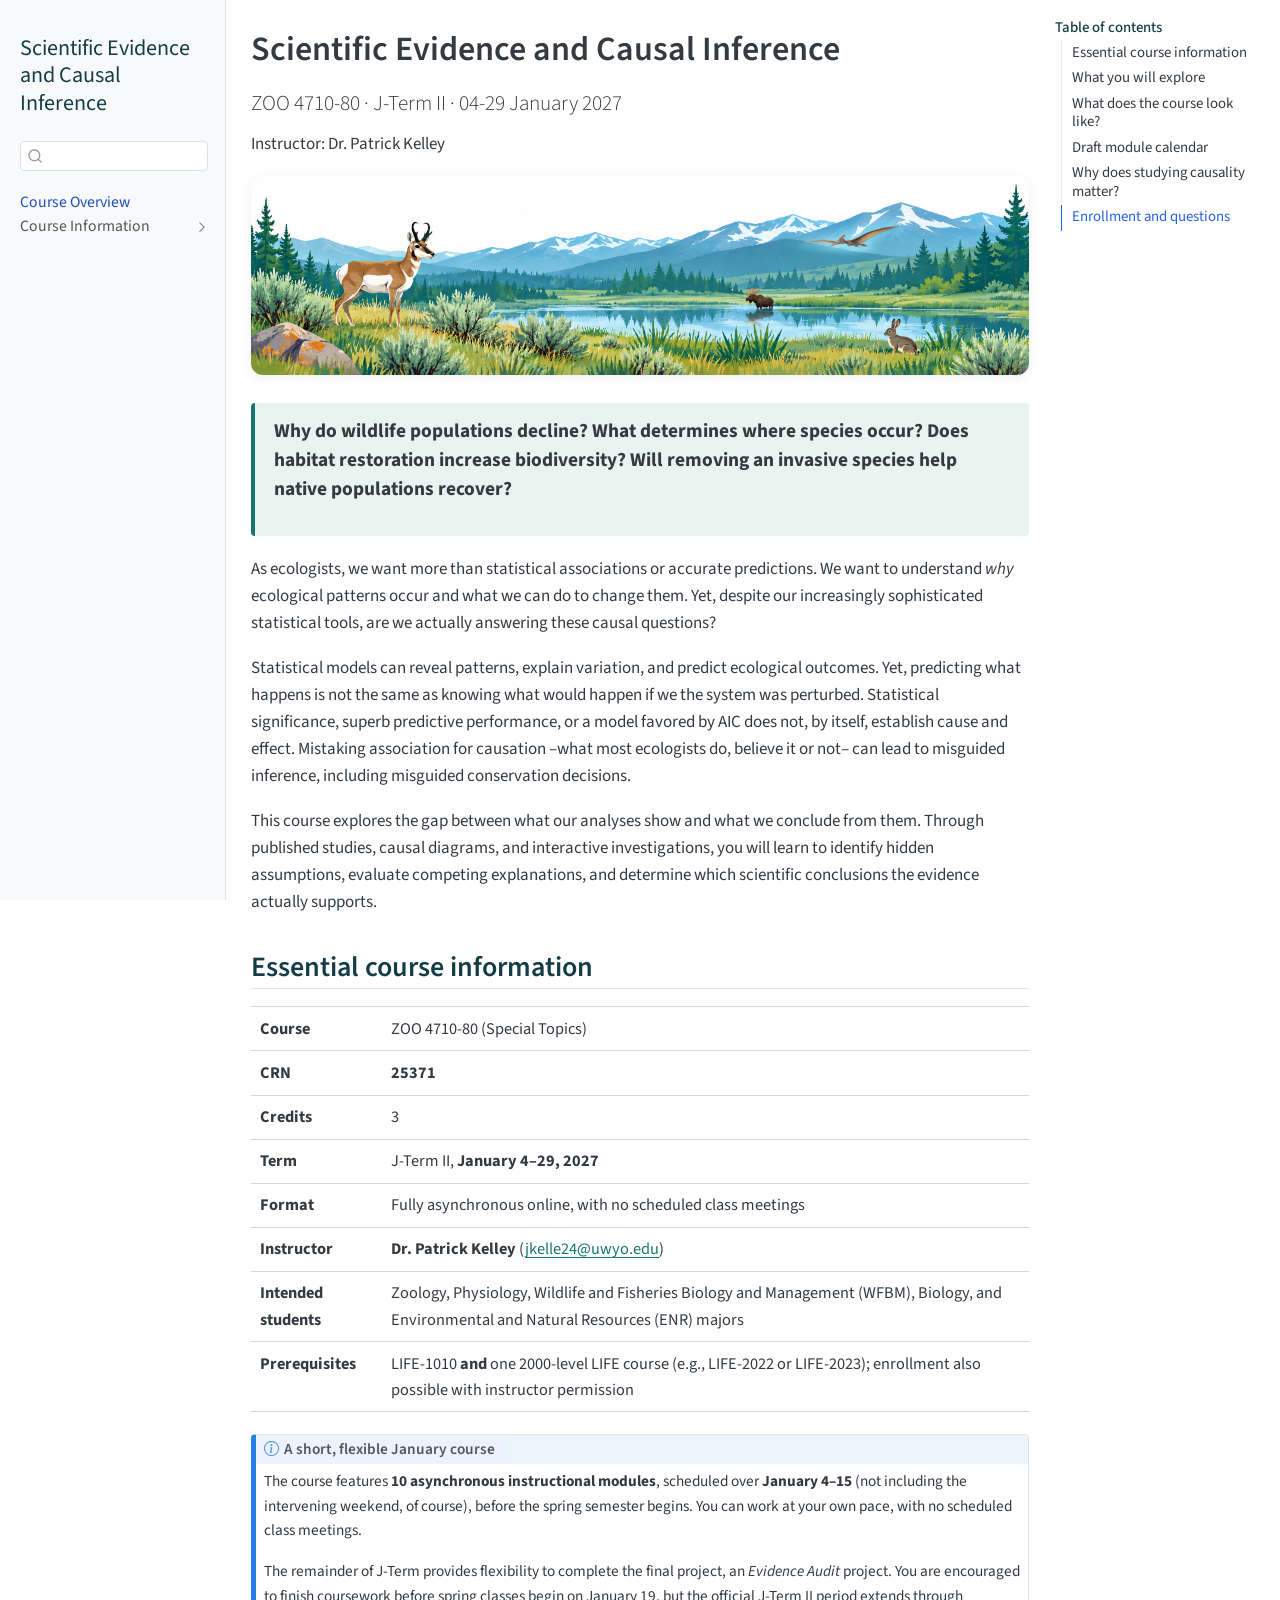
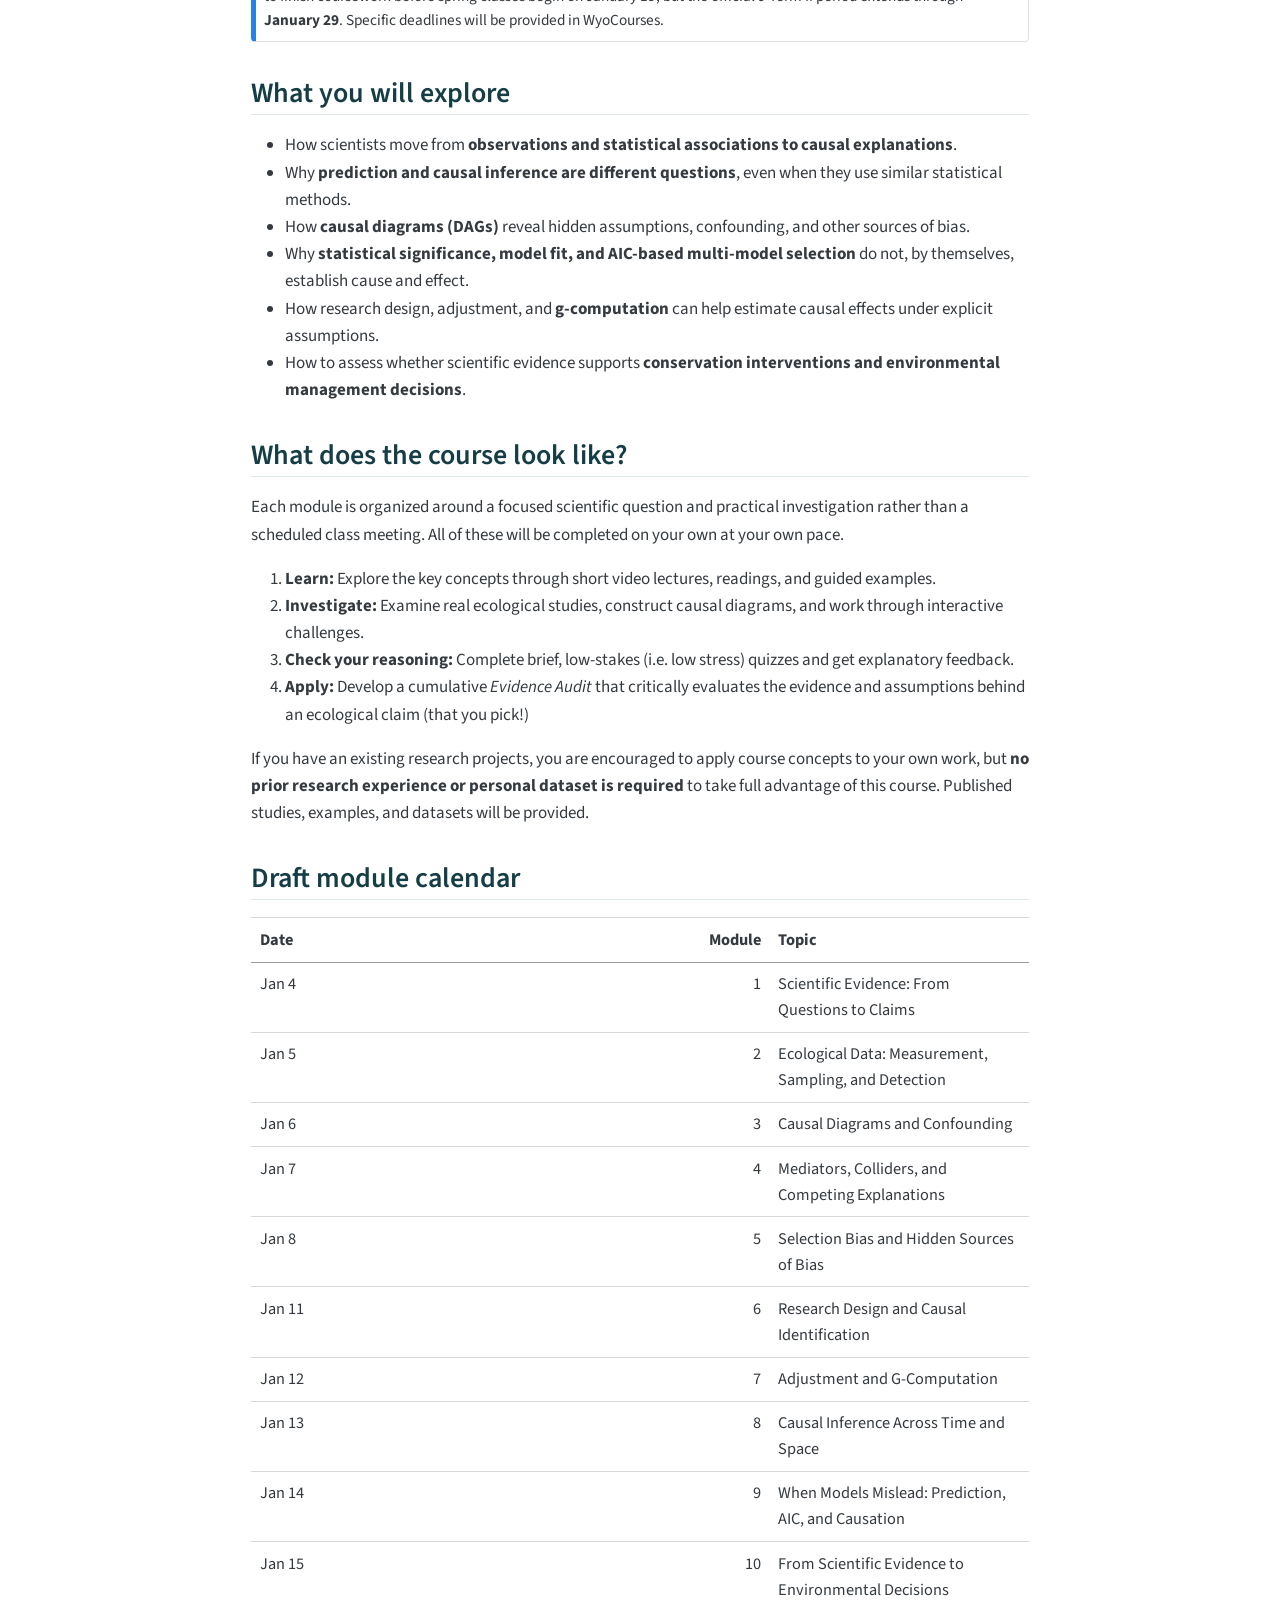
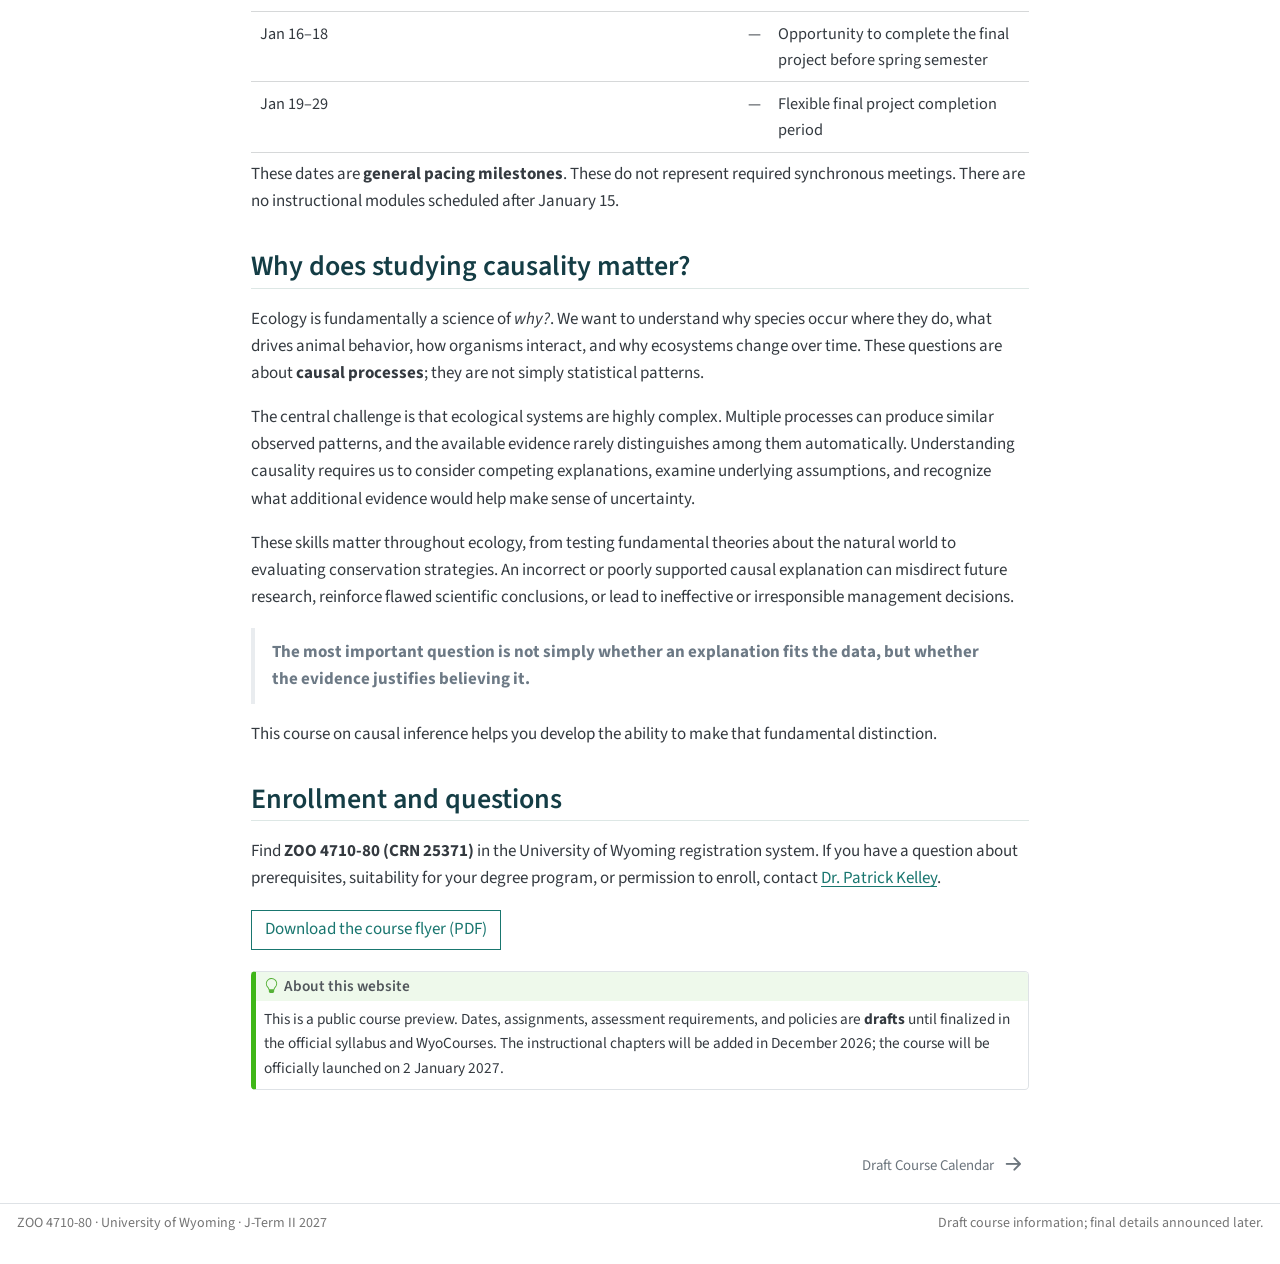
<file: docs/index.html>
<!DOCTYPE html>
<html xmlns="http://www.w3.org/1999/xhtml" lang="en" xml:lang="en"><head>

<meta charset="utf-8">
<meta name="generator" content="quarto-1.9.38">

<meta name="viewport" content="width=device-width, initial-scale=1.0, user-scalable=yes">

<meta name="author" content="Instructor: Dr.&nbsp;Patrick Kelley">
<meta name="description" content="Scientific Evidence and Causal Inference: a University of Wyoming asynchronous January 2027 special-topics course.">

<title>Scientific Evidence and Causal Inference</title>
<style>
/* Default styles provided by pandoc.
** See https://pandoc.org/MANUAL.html#variables-for-html for config info.
*/
code{white-space: pre-wrap;}
span.smallcaps{font-variant: small-caps;}
div.columns{display: flex; gap: min(4vw, 1.5em);}
div.column{flex: auto; overflow-x: auto;}
div.hanging-indent{margin-left: 1.5em; text-indent: -1.5em;}
ul.task-list{list-style: none;}
ul.task-list li input[type="checkbox"] {
  width: 0.8em;
  margin: 0 0.8em 0.2em -1em; /* quarto-specific, see https://github.com/quarto-dev/quarto-cli/issues/4556 */ 
  vertical-align: middle;
}
</style>


<script src="site_libs/quarto-nav/quarto-nav.js"></script>
<script src="site_libs/quarto-nav/headroom.min.js"></script>
<script src="site_libs/clipboard/clipboard.min.js"></script>
<script src="site_libs/quarto-search/autocomplete.umd.js"></script>
<script src="site_libs/quarto-search/fuse.min.js"></script>
<script src="site_libs/quarto-search/quarto-search.js"></script>
<meta name="quarto:offset" content="./">
<link href="./chapters/calendar.html" rel="next">
<script src="site_libs/quarto-html/quarto.js" type="module"></script>
<script src="site_libs/quarto-html/tabsets/tabsets.js" type="module"></script>
<script src="site_libs/quarto-html/popper.min.js"></script>
<script src="site_libs/quarto-html/tippy.umd.min.js"></script>
<script src="site_libs/quarto-html/anchor.min.js"></script>
<link href="site_libs/quarto-html/tippy.css" rel="stylesheet">
<link href="site_libs/quarto-html/quarto-syntax-highlighting-15634bcf2e68342d4ad2dfa704d543f6.css" rel="stylesheet" id="quarto-text-highlighting-styles">
<script src="site_libs/bootstrap/bootstrap.min.js"></script>
<link href="site_libs/bootstrap/bootstrap-icons.css" rel="stylesheet">
<link href="site_libs/bootstrap/bootstrap-b717ac19ad7e7d62403581d1b677ec95.min.css" rel="stylesheet" append-hash="true" id="quarto-bootstrap" data-mode="light">
<script id="quarto-search-options" type="application/json">{
  "location": "sidebar",
  "copy-button": false,
  "collapse-after": 3,
  "panel-placement": "start",
  "type": "textbox",
  "limit": 50,
  "keyboard-shortcut": [
    "f",
    "/",
    "s"
  ],
  "show-item-context": false,
  "language": {
    "search-no-results-text": "No results",
    "search-matching-documents-text": "matching documents",
    "search-copy-link-title": "Copy link to search",
    "search-hide-matches-text": "Hide additional matches",
    "search-more-match-text": "more match in this document",
    "search-more-matches-text": "more matches in this document",
    "search-clear-button-title": "Clear",
    "search-text-placeholder": "",
    "search-detached-cancel-button-title": "Cancel",
    "search-submit-button-title": "Submit",
    "search-label": "Search"
  }
}</script>
<style>html{ scroll-behavior: smooth; }</style>


<link rel="stylesheet" href="styles.css">
</head>

<body class="nav-sidebar docked quarto-light">

<div id="quarto-search-results"></div>
  <header id="quarto-header" class="headroom fixed-top">
  <nav class="quarto-secondary-nav">
    <div class="container-fluid d-flex">
      <button type="button" class="quarto-btn-toggle btn" data-bs-toggle="collapse" role="button" data-bs-target=".quarto-sidebar-collapse-item" aria-controls="quarto-sidebar" aria-expanded="false" aria-label="Toggle sidebar navigation" onclick="if (window.quartoToggleHeadroom) { window.quartoToggleHeadroom(); }">
        <i class="bi bi-layout-text-sidebar-reverse"></i>
      </button>
        <nav class="quarto-page-breadcrumbs" aria-label="breadcrumb"><ol class="breadcrumb"><li class="breadcrumb-item"><a href="./index.html"><span class="chapter-title">Course Overview</span></a></li></ol></nav>
        <a class="flex-grow-1" role="navigation" data-bs-toggle="collapse" data-bs-target=".quarto-sidebar-collapse-item" aria-controls="quarto-sidebar" aria-expanded="false" aria-label="Toggle sidebar navigation" onclick="if (window.quartoToggleHeadroom) { window.quartoToggleHeadroom(); }">      
        </a>
      <button type="button" class="btn quarto-search-button" aria-label="Search" onclick="window.quartoOpenSearch();">
        <i class="bi bi-search"></i>
      </button>
    </div>
  </nav>
</header>
<!-- content -->
<div id="quarto-content" class="quarto-container page-columns page-rows-contents page-layout-article">
<!-- sidebar -->
  <nav id="quarto-sidebar" class="sidebar collapse collapse-horizontal quarto-sidebar-collapse-item sidebar-navigation docked overflow-auto">
    <div class="pt-lg-2 mt-2 text-left sidebar-header">
    <div class="sidebar-title mb-0 py-0">
      <a href="./">Scientific Evidence and Causal Inference</a> 
    </div>
      </div>
        <div class="mt-2 flex-shrink-0 align-items-center">
        <div class="sidebar-search">
        <div id="quarto-search" class="" title="Search"></div>
        </div>
        </div>
    <div class="sidebar-menu-container"> 
    <ul class="list-unstyled mt-1">
        <li class="sidebar-item">
  <div class="sidebar-item-container"> 
  <a href="./index.html" class="sidebar-item-text sidebar-link active"><span class="chapter-title">Course Overview</span></a>
  </div>
</li>
        <li class="sidebar-item sidebar-item-section">
      <div class="sidebar-item-container"> 
            <a class="sidebar-item-text sidebar-link text-start collapsed" data-bs-toggle="collapse" data-bs-target="#quarto-sidebar-section-1" role="navigation" aria-expanded="false">
 <span class="menu-text">Course Information</span></a>
          <a class="sidebar-item-toggle text-start collapsed" data-bs-toggle="collapse" data-bs-target="#quarto-sidebar-section-1" role="navigation" aria-expanded="false" aria-label="Toggle section">
            <i class="bi bi-chevron-right ms-2"></i>
          </a> 
      </div>
      <ul id="quarto-sidebar-section-1" class="collapse list-unstyled sidebar-section depth1 ">  
          <li class="sidebar-item">
  <div class="sidebar-item-container"> 
  <a href="./chapters/calendar.html" class="sidebar-item-text sidebar-link"><span class="chapter-title">Draft Course Calendar</span></a>
  </div>
</li>
          <li class="sidebar-item">
  <div class="sidebar-item-container"> 
  <a href="./chapters/course-information.html" class="sidebar-item-text sidebar-link"><span class="chapter-title">Course Information and FAQs</span></a>
  </div>
</li>
      </ul>
  </li>
    </ul>
    </div>
</nav>
<div id="quarto-sidebar-glass" class="quarto-sidebar-collapse-item" data-bs-toggle="collapse" data-bs-target=".quarto-sidebar-collapse-item"></div>
<!-- margin-sidebar -->
    <div id="quarto-margin-sidebar" class="sidebar margin-sidebar">
        <nav id="TOC" role="doc-toc" class="toc-active">
    <h2 id="toc-title">Table of contents</h2>
   
  <ul>
  <li><a href="#essential-course-information" id="toc-essential-course-information" class="nav-link active" data-scroll-target="#essential-course-information">Essential course information</a></li>
  <li><a href="#what-you-will-explore" id="toc-what-you-will-explore" class="nav-link" data-scroll-target="#what-you-will-explore">What you will explore</a></li>
  <li><a href="#what-does-the-course-look-like" id="toc-what-does-the-course-look-like" class="nav-link" data-scroll-target="#what-does-the-course-look-like">What does the course look like?</a></li>
  <li><a href="#draft-module-calendar" id="toc-draft-module-calendar" class="nav-link" data-scroll-target="#draft-module-calendar">Draft module calendar</a></li>
  <li><a href="#why-does-studying-causality-matter" id="toc-why-does-studying-causality-matter" class="nav-link" data-scroll-target="#why-does-studying-causality-matter">Why does studying causality matter?</a></li>
  <li><a href="#enrollment-and-questions" id="toc-enrollment-and-questions" class="nav-link" data-scroll-target="#enrollment-and-questions">Enrollment and questions</a></li>
  </ul>
</nav>
    </div>
<!-- main -->
<main class="content" id="quarto-document-content"><header id="title-block-header" class="quarto-title-block"><h1 class="title display-7">Scientific Evidence and Causal Inference</h1></header>

<header id="title-block-header">

<p class="subtitle lead">ZOO 4710-80 · J-Term II · 04-29 January 2027</p>
<p class="author">Instructor: Dr.&nbsp;Patrick Kelley</p>

</header>


<p><img src="assets/course-header.png" class="course-hero img-fluid"></p>
<div class="lead-intro">
<p><strong>Why do wildlife populations decline? What determines where species occur? Does habitat restoration increase biodiversity? Will removing an invasive species help native populations recover?</strong></p>
</div>
<p>As ecologists, we want more than statistical associations or accurate predictions. We want to understand <em>why</em> ecological patterns occur and what we can do to change them. Yet, despite our increasingly sophisticated statistical tools, are we actually answering these causal questions?</p>
<p>Statistical models can reveal patterns, explain variation, and predict ecological outcomes. Yet, predicting what happens is not the same as knowing what would happen if we the system was perturbed. Statistical significance, superb predictive performance, or a model favored by AIC does not, by itself, establish cause and effect. Mistaking association for causation –what most ecologists do, believe it or not– can lead to misguided inference, including misguided conservation decisions.</p>
<p>This course explores the gap between what our analyses show and what we conclude from them. Through published studies, causal diagrams, and interactive investigations, you will learn to identify hidden assumptions, evaluate competing explanations, and determine which scientific conclusions the evidence actually supports.</p>
<section id="essential-course-information" class="level2">
<h2 class="anchored" data-anchor-id="essential-course-information">Essential course information</h2>
<table class="caption-top table">
<tbody>
<tr class="odd">
<td style="text-align: left;"><strong>Course</strong></td>
<td style="text-align: left;">ZOO 4710-80 (Special Topics)</td>
</tr>
<tr class="even">
<td style="text-align: left;"><strong>CRN</strong></td>
<td style="text-align: left;"><strong>25371</strong></td>
</tr>
<tr class="odd">
<td style="text-align: left;"><strong>Credits</strong></td>
<td style="text-align: left;">3</td>
</tr>
<tr class="even">
<td style="text-align: left;"><strong>Term</strong></td>
<td style="text-align: left;">J-Term II, <strong>January 4–29, 2027</strong></td>
</tr>
<tr class="odd">
<td style="text-align: left;"><strong>Format</strong></td>
<td style="text-align: left;">Fully asynchronous online, with no scheduled class meetings</td>
</tr>
<tr class="even">
<td style="text-align: left;"><strong>Instructor</strong></td>
<td style="text-align: left;"><strong>Dr.&nbsp;Patrick Kelley</strong> (<a href="mailto:jkelle24@uwyo.edu">jkelle24@uwyo.edu</a>)</td>
</tr>
<tr class="odd">
<td style="text-align: left;"><strong>Intended students</strong></td>
<td style="text-align: left;">Zoology, Physiology, Wildlife and Fisheries Biology and Management (WFBM), Biology, and Environmental and Natural Resources (ENR) majors</td>
</tr>
<tr class="even">
<td style="text-align: left;"><strong>Prerequisites</strong></td>
<td style="text-align: left;">LIFE-1010 <strong>and</strong> one 2000-level LIFE course (e.g., LIFE-2022 or LIFE-2023); enrollment also possible with instructor permission</td>
</tr>
</tbody>
</table>
<div class="callout callout-style-default callout-note callout-titled" title="A short, flexible January course">
<div class="callout-header d-flex align-content-center">
<div class="callout-icon-container">
<i class="callout-icon"></i>
</div>
<div class="callout-title-container flex-fill">
<span class="screen-reader-only">Note</span>A short, flexible January course
</div>
</div>
<div class="callout-body-container callout-body">
<p>The course features <strong>10 asynchronous instructional modules</strong>, scheduled over <strong>January 4–15</strong> (not including the intervening weekend, of course), before the spring semester begins. You can work at your own pace, with no scheduled class meetings.</p>
<p>The remainder of J-Term provides flexibility to complete the final project, an <em>Evidence Audit</em> project. You are encouraged to finish coursework before spring classes begin on January 19, but the official J-Term II period extends through <strong>January 29</strong>. Specific deadlines will be provided in WyoCourses.</p>
</div>
</div>
</section>
<section id="what-you-will-explore" class="level2">
<h2 class="anchored" data-anchor-id="what-you-will-explore">What you will explore</h2>
<ul>
<li>How scientists move from <strong>observations and statistical associations to causal explanations</strong>.</li>
<li>Why <strong>prediction and causal inference are different questions</strong>, even when they use similar statistical methods.</li>
<li>How <strong>causal diagrams (DAGs)</strong> reveal hidden assumptions, confounding, and other sources of bias.</li>
<li>Why <strong>statistical significance, model fit, and AIC-based multi-model selection</strong> do not, by themselves, establish cause and effect.</li>
<li>How research design, adjustment, and <strong>g-computation</strong> can help estimate causal effects under explicit assumptions.</li>
<li>How to assess whether scientific evidence supports <strong>conservation interventions and environmental management decisions</strong>.</li>
</ul>
</section>
<section id="what-does-the-course-look-like" class="level2">
<h2 class="anchored" data-anchor-id="what-does-the-course-look-like">What does the course look like?</h2>
<p>Each module is organized around a focused scientific question and practical investigation rather than a scheduled class meeting. All of these will be completed on your own at your own pace.</p>
<ol type="1">
<li><strong>Learn:</strong> Explore the key concepts through short video lectures, readings, and guided examples.</li>
<li><strong>Investigate:</strong> Examine real ecological studies, construct causal diagrams, and work through interactive challenges.</li>
<li><strong>Check your reasoning:</strong> Complete brief, low-stakes (i.e.&nbsp;low stress) quizzes and get explanatory feedback.</li>
<li><strong>Apply:</strong> Develop a cumulative <em>Evidence Audit</em> that critically evaluates the evidence and assumptions behind an ecological claim (that you pick!)</li>
</ol>
<p>If you have an existing research projects, you are encouraged to apply course concepts to your own work, but <strong>no prior research experience or personal dataset is required</strong> to take full advantage of this course. Published studies, examples, and datasets will be provided.</p>
</section>
<section id="draft-module-calendar" class="level2">
<h2 class="anchored" data-anchor-id="draft-module-calendar">Draft module calendar</h2>
<table class="caption-top table">
<colgroup>
<col style="width: 33%">
<col style="width: 33%">
<col style="width: 33%">
</colgroup>
<thead>
<tr class="header">
<th style="text-align: left;">Date</th>
<th style="text-align: right;">Module</th>
<th style="text-align: left;">Topic</th>
</tr>
</thead>
<tbody>
<tr class="odd">
<td style="text-align: left;">Jan 4</td>
<td style="text-align: right;">1</td>
<td style="text-align: left;">Scientific Evidence: From Questions to Claims</td>
</tr>
<tr class="even">
<td style="text-align: left;">Jan 5</td>
<td style="text-align: right;">2</td>
<td style="text-align: left;">Ecological Data: Measurement, Sampling, and Detection</td>
</tr>
<tr class="odd">
<td style="text-align: left;">Jan 6</td>
<td style="text-align: right;">3</td>
<td style="text-align: left;">Causal Diagrams and Confounding</td>
</tr>
<tr class="even">
<td style="text-align: left;">Jan 7</td>
<td style="text-align: right;">4</td>
<td style="text-align: left;">Mediators, Colliders, and Competing Explanations</td>
</tr>
<tr class="odd">
<td style="text-align: left;">Jan 8</td>
<td style="text-align: right;">5</td>
<td style="text-align: left;">Selection Bias and Hidden Sources of Bias</td>
</tr>
<tr class="even">
<td style="text-align: left;">Jan 11</td>
<td style="text-align: right;">6</td>
<td style="text-align: left;">Research Design and Causal Identification</td>
</tr>
<tr class="odd">
<td style="text-align: left;">Jan 12</td>
<td style="text-align: right;">7</td>
<td style="text-align: left;">Adjustment and G-Computation</td>
</tr>
<tr class="even">
<td style="text-align: left;">Jan 13</td>
<td style="text-align: right;">8</td>
<td style="text-align: left;">Causal Inference Across Time and Space</td>
</tr>
<tr class="odd">
<td style="text-align: left;">Jan 14</td>
<td style="text-align: right;">9</td>
<td style="text-align: left;">When Models Mislead: Prediction, AIC, and Causation</td>
</tr>
<tr class="even">
<td style="text-align: left;">Jan 15</td>
<td style="text-align: right;">10</td>
<td style="text-align: left;">From Scientific Evidence to Environmental Decisions</td>
</tr>
<tr class="odd">
<td style="text-align: left;">Jan 16–18</td>
<td style="text-align: right;">—</td>
<td style="text-align: left;">Opportunity to complete the final project before spring semester</td>
</tr>
<tr class="even">
<td style="text-align: left;">Jan 19–29</td>
<td style="text-align: right;">—</td>
<td style="text-align: left;">Flexible final project completion period</td>
</tr>
</tbody>
</table>
<p>These dates are <strong>general pacing milestones</strong>. These do not represent required synchronous meetings. There are no instructional modules scheduled after January 15.</p>
</section>
<section id="why-does-studying-causality-matter" class="level2">
<h2 class="anchored" data-anchor-id="why-does-studying-causality-matter">Why does studying causality matter?</h2>
<p>Ecology is fundamentally a science of <em>why?</em>. We want to understand why species occur where they do, what drives animal behavior, how organisms interact, and why ecosystems change over time. These questions are about <strong>causal processes</strong>; they are not simply statistical patterns.</p>
<p>The central challenge is that ecological systems are highly complex. Multiple processes can produce similar observed patterns, and the available evidence rarely distinguishes among them automatically. Understanding causality requires us to consider competing explanations, examine underlying assumptions, and recognize what additional evidence would help make sense of uncertainty.</p>
<p>These skills matter throughout ecology, from testing fundamental theories about the natural world to evaluating conservation strategies. An incorrect or poorly supported causal explanation can misdirect future research, reinforce flawed scientific conclusions, or lead to ineffective or irresponsible management decisions.</p>
<blockquote class="blockquote">
<p><strong>The most important question is not simply whether an explanation fits the data, but whether the evidence justifies believing it.</strong></p>
</blockquote>
<p>This course on causal inference helps you develop the ability to make that fundamental distinction.</p>
</section>
<section id="enrollment-and-questions" class="level2">
<h2 class="anchored" data-anchor-id="enrollment-and-questions">Enrollment and questions</h2>
<p>Find <strong>ZOO 4710-80 (CRN 25371)</strong> in the University of Wyoming registration system. If you have a question about prerequisites, suitability for your degree program, or permission to enroll, contact <strong><a href="mailto:jkelle24@uwyo.edu">Dr.&nbsp;Patrick Kelley</a></strong>.</p>
<p><a href="assets/ZOO4710-80_course_flyer.pdf" class="btn btn-outline-primary">Download the course flyer (PDF)</a></p>
<div class="callout callout-style-default callout-tip callout-titled" title="About this website">
<div class="callout-header d-flex align-content-center">
<div class="callout-icon-container">
<i class="callout-icon"></i>
</div>
<div class="callout-title-container flex-fill">
<span class="screen-reader-only">Tip</span>About this website
</div>
</div>
<div class="callout-body-container callout-body">
<p>This is a public course preview. Dates, assignments, assessment requirements, and policies are <strong>drafts</strong> until finalized in the official syllabus and WyoCourses. The instructional chapters will be added in December 2026; the course will be officially launched on 2 January 2027.</p>
</div>
</div>


</section>

</main> <!-- /main -->
<script id="quarto-html-after-body" type="application/javascript">
  window.document.addEventListener("DOMContentLoaded", function (event) {
    const icon = "";
    const anchorJS = new window.AnchorJS();
    anchorJS.options = {
      placement: 'right',
      icon: icon
    };
    anchorJS.add('.anchored');
    const isCodeAnnotation = (el) => {
      for (const clz of el.classList) {
        if (clz.startsWith('code-annotation-')) {                     
          return true;
        }
      }
      return false;
    }
    const onCopySuccess = function(e) {
      // button target
      const button = e.trigger;
      // don't keep focus
      button.blur();
      // flash "checked"
      button.classList.add('code-copy-button-checked');
      var currentTitle = button.getAttribute("title");
      button.setAttribute("title", "Copied!");
      let tooltip;
      if (window.bootstrap) {
        button.setAttribute("data-bs-toggle", "tooltip");
        button.setAttribute("data-bs-placement", "left");
        button.setAttribute("data-bs-title", "Copied!");
        tooltip = new bootstrap.Tooltip(button, 
          { trigger: "manual", 
            customClass: "code-copy-button-tooltip",
            offset: [0, -8]});
        tooltip.show();    
      }
      setTimeout(function() {
        if (tooltip) {
          tooltip.hide();
          button.removeAttribute("data-bs-title");
          button.removeAttribute("data-bs-toggle");
          button.removeAttribute("data-bs-placement");
        }
        button.setAttribute("title", currentTitle);
        button.classList.remove('code-copy-button-checked');
      }, 1000);
      // clear code selection
      e.clearSelection();
    }
    const getTextToCopy = function(trigger) {
      const outerScaffold = trigger.parentElement.cloneNode(true);
      const codeEl = outerScaffold.querySelector('code');
      for (const childEl of codeEl.children) {
        if (isCodeAnnotation(childEl)) {
          childEl.remove();
        }
      }
      return codeEl.innerText;
    }
    const clipboard = new window.ClipboardJS('.code-copy-button:not([data-in-quarto-modal])', {
      text: getTextToCopy
    });
    clipboard.on('success', onCopySuccess);
    if (window.document.getElementById('quarto-embedded-source-code-modal')) {
      const clipboardModal = new window.ClipboardJS('.code-copy-button[data-in-quarto-modal]', {
        text: getTextToCopy,
        container: window.document.getElementById('quarto-embedded-source-code-modal')
      });
      clipboardModal.on('success', onCopySuccess);
    }
      var localhostRegex = new RegExp(/^(?:http|https):\/\/localhost\:?[0-9]*\//);
      var mailtoRegex = new RegExp(/^mailto:/);
        var filterRegex = new RegExp('/' + window.location.host + '/');
      var isInternal = (href) => {
          return filterRegex.test(href) || localhostRegex.test(href) || mailtoRegex.test(href);
      }
      // Inspect non-navigation links and adorn them if external
     var links = window.document.querySelectorAll('a[href]:not(.nav-link):not(.navbar-brand):not(.toc-action):not(.sidebar-link):not(.sidebar-item-toggle):not(.pagination-link):not(.no-external):not([aria-hidden]):not(.dropdown-item):not(.quarto-navigation-tool):not(.about-link)');
      for (var i=0; i<links.length; i++) {
        const link = links[i];
        if (!isInternal(link.href)) {
          // undo the damage that might have been done by quarto-nav.js in the case of
          // links that we want to consider external
          if (link.dataset.originalHref !== undefined) {
            link.href = link.dataset.originalHref;
          }
            // target, if specified
            link.setAttribute("target", "_blank");
            if (link.getAttribute("rel") === null) {
              link.setAttribute("rel", "noopener");
            }
        }
      }
    function tippyHover(el, contentFn, onTriggerFn, onUntriggerFn) {
      const config = {
        allowHTML: true,
        maxWidth: 500,
        delay: 100,
        arrow: false,
        appendTo: function(el) {
            return el.parentElement;
        },
        interactive: true,
        interactiveBorder: 10,
        theme: 'quarto',
        placement: 'bottom-start',
      };
      if (contentFn) {
        config.content = contentFn;
      }
      if (onTriggerFn) {
        config.onTrigger = onTriggerFn;
      }
      if (onUntriggerFn) {
        config.onUntrigger = onUntriggerFn;
      }
      window.tippy(el, config); 
    }
    const noterefs = window.document.querySelectorAll('a[role="doc-noteref"]');
    for (var i=0; i<noterefs.length; i++) {
      const ref = noterefs[i];
      tippyHover(ref, function() {
        // use id or data attribute instead here
        let href = ref.getAttribute('data-footnote-href') || ref.getAttribute('href');
        try { href = new URL(href).hash; } catch {}
        const id = href.replace(/^#\/?/, "");
        const note = window.document.getElementById(id);
        if (note) {
          return note.innerHTML;
        } else {
          return "";
        }
      });
    }
    const xrefs = window.document.querySelectorAll('a.quarto-xref');
    const processXRef = (id, note) => {
      // Strip column container classes
      const stripColumnClz = (el) => {
        el.classList.remove("page-full", "page-columns");
        if (el.children) {
          for (const child of el.children) {
            stripColumnClz(child);
          }
        }
      }
      stripColumnClz(note)
      if (id === null || id.startsWith('sec-')) {
        // Special case sections, only their first couple elements
        const container = document.createElement("div");
        if (note.children && note.children.length > 2) {
          container.appendChild(note.children[0].cloneNode(true));
          for (let i = 1; i < note.children.length; i++) {
            const child = note.children[i];
            if (child.tagName === "P" && child.innerText === "") {
              continue;
            } else {
              container.appendChild(child.cloneNode(true));
              break;
            }
          }
          if (window.Quarto?.typesetMath) {
            window.Quarto.typesetMath(container);
          }
          return container.innerHTML
        } else {
          if (window.Quarto?.typesetMath) {
            window.Quarto.typesetMath(note);
          }
          return note.innerHTML;
        }
      } else {
        // Remove any anchor links if they are present
        const anchorLink = note.querySelector('a.anchorjs-link');
        if (anchorLink) {
          anchorLink.remove();
        }
        if (window.Quarto?.typesetMath) {
          window.Quarto.typesetMath(note);
        }
        if (note.classList.contains("callout")) {
          return note.outerHTML;
        } else {
          return note.innerHTML;
        }
      }
    }
    for (var i=0; i<xrefs.length; i++) {
      const xref = xrefs[i];
      tippyHover(xref, undefined, function(instance) {
        instance.disable();
        let url = xref.getAttribute('href');
        let hash = undefined; 
        if (url.startsWith('#')) {
          hash = url;
        } else {
          try { hash = new URL(url).hash; } catch {}
        }
        if (hash) {
          const id = hash.replace(/^#\/?/, "");
          const note = window.document.getElementById(id);
          if (note !== null) {
            try {
              const html = processXRef(id, note.cloneNode(true));
              instance.setContent(html);
            } finally {
              instance.enable();
              instance.show();
            }
          } else {
            // See if we can fetch this
            fetch(url.split('#')[0])
            .then(res => res.text())
            .then(html => {
              const parser = new DOMParser();
              const htmlDoc = parser.parseFromString(html, "text/html");
              const note = htmlDoc.getElementById(id);
              if (note !== null) {
                const html = processXRef(id, note);
                instance.setContent(html);
              } 
            }).finally(() => {
              instance.enable();
              instance.show();
            });
          }
        } else {
          // See if we can fetch a full url (with no hash to target)
          // This is a special case and we should probably do some content thinning / targeting
          fetch(url)
          .then(res => res.text())
          .then(html => {
            const parser = new DOMParser();
            const htmlDoc = parser.parseFromString(html, "text/html");
            const note = htmlDoc.querySelector('main.content');
            if (note !== null) {
              // This should only happen for chapter cross references
              // (since there is no id in the URL)
              // remove the first header
              if (note.children.length > 0 && note.children[0].tagName === "HEADER") {
                note.children[0].remove();
              }
              const html = processXRef(null, note);
              instance.setContent(html);
            } 
          }).finally(() => {
            instance.enable();
            instance.show();
          });
        }
      }, function(instance) {
      });
    }
        let selectedAnnoteEl;
        const selectorForAnnotation = ( cell, annotation) => {
          let cellAttr = 'data-code-cell="' + cell + '"';
          let lineAttr = 'data-code-annotation="' +  annotation + '"';
          const selector = 'span[' + cellAttr + '][' + lineAttr + ']';
          return selector;
        }
        const selectCodeLines = (annoteEl) => {
          const doc = window.document;
          const targetCell = annoteEl.getAttribute("data-target-cell");
          const targetAnnotation = annoteEl.getAttribute("data-target-annotation");
          const annoteSpan = window.document.querySelector(selectorForAnnotation(targetCell, targetAnnotation));
          const lines = annoteSpan.getAttribute("data-code-lines").split(",");
          const lineIds = lines.map((line) => {
            return targetCell + "-" + line;
          })
          let top = null;
          let height = null;
          let parent = null;
          if (lineIds.length > 0) {
              //compute the position of the single el (top and bottom and make a div)
              const el = window.document.getElementById(lineIds[0]);
              top = el.offsetTop;
              height = el.offsetHeight;
              parent = el.parentElement.parentElement;
            if (lineIds.length > 1) {
              const lastEl = window.document.getElementById(lineIds[lineIds.length - 1]);
              const bottom = lastEl.offsetTop + lastEl.offsetHeight;
              height = bottom - top;
            }
            if (top !== null && height !== null && parent !== null) {
              // cook up a div (if necessary) and position it 
              let div = window.document.getElementById("code-annotation-line-highlight");
              if (div === null) {
                div = window.document.createElement("div");
                div.setAttribute("id", "code-annotation-line-highlight");
                div.style.position = 'absolute';
                parent.appendChild(div);
              }
              div.style.top = top - 2 + "px";
              div.style.height = height + 4 + "px";
              div.style.left = 0;
              let gutterDiv = window.document.getElementById("code-annotation-line-highlight-gutter");
              if (gutterDiv === null) {
                gutterDiv = window.document.createElement("div");
                gutterDiv.setAttribute("id", "code-annotation-line-highlight-gutter");
                gutterDiv.style.position = 'absolute';
                const codeCell = window.document.getElementById(targetCell);
                const gutter = codeCell.querySelector('.code-annotation-gutter');
                gutter.appendChild(gutterDiv);
              }
              gutterDiv.style.top = top - 2 + "px";
              gutterDiv.style.height = height + 4 + "px";
            }
            selectedAnnoteEl = annoteEl;
          }
        };
        const unselectCodeLines = () => {
          const elementsIds = ["code-annotation-line-highlight", "code-annotation-line-highlight-gutter"];
          elementsIds.forEach((elId) => {
            const div = window.document.getElementById(elId);
            if (div) {
              div.remove();
            }
          });
          selectedAnnoteEl = undefined;
        };
          // Handle positioning of the toggle
      window.addEventListener(
        "resize",
        throttle(() => {
          elRect = undefined;
          if (selectedAnnoteEl) {
            selectCodeLines(selectedAnnoteEl);
          }
        }, 10)
      );
      function throttle(fn, ms) {
      let throttle = false;
      let timer;
        return (...args) => {
          if(!throttle) { // first call gets through
              fn.apply(this, args);
              throttle = true;
          } else { // all the others get throttled
              if(timer) clearTimeout(timer); // cancel #2
              timer = setTimeout(() => {
                fn.apply(this, args);
                timer = throttle = false;
              }, ms);
          }
        };
      }
        // Attach click handler to the DT
        const annoteDls = window.document.querySelectorAll('dt[data-target-cell]');
        for (const annoteDlNode of annoteDls) {
          annoteDlNode.addEventListener('click', (event) => {
            const clickedEl = event.target;
            if (clickedEl !== selectedAnnoteEl) {
              unselectCodeLines();
              const activeEl = window.document.querySelector('dt[data-target-cell].code-annotation-active');
              if (activeEl) {
                activeEl.classList.remove('code-annotation-active');
              }
              selectCodeLines(clickedEl);
              clickedEl.classList.add('code-annotation-active');
            } else {
              // Unselect the line
              unselectCodeLines();
              clickedEl.classList.remove('code-annotation-active');
            }
          });
        }
    const findCites = (el) => {
      const parentEl = el.parentElement;
      if (parentEl) {
        const cites = parentEl.dataset.cites;
        if (cites) {
          return {
            el,
            cites: cites.split(' ')
          };
        } else {
          return findCites(el.parentElement)
        }
      } else {
        return undefined;
      }
    };
    var bibliorefs = window.document.querySelectorAll('a[role="doc-biblioref"]');
    for (var i=0; i<bibliorefs.length; i++) {
      const ref = bibliorefs[i];
      const citeInfo = findCites(ref);
      if (citeInfo) {
        tippyHover(citeInfo.el, function() {
          var popup = window.document.createElement('div');
          citeInfo.cites.forEach(function(cite) {
            var citeDiv = window.document.createElement('div');
            citeDiv.classList.add('hanging-indent');
            citeDiv.classList.add('csl-entry');
            var biblioDiv = window.document.getElementById('ref-' + cite);
            if (biblioDiv) {
              citeDiv.innerHTML = biblioDiv.innerHTML;
            }
            popup.appendChild(citeDiv);
          });
          return popup.innerHTML;
        });
      }
    }
  });
  </script>
<nav class="page-navigation">
  <div class="nav-page nav-page-previous">
  </div>
  <div class="nav-page nav-page-next">
      <a href="./chapters/calendar.html" class="pagination-link" aria-label="Draft Course Calendar">
        <span class="nav-page-text"><span class="chapter-title">Draft Course Calendar</span></span> <i class="bi bi-arrow-right-short"></i>
      </a>
  </div>
</nav>
</div> <!-- /content -->
<footer class="footer">
  <div class="nav-footer">
    <div class="nav-footer-left">
<p>ZOO 4710-80 · University of Wyoming · J-Term II 2027</p>
</div>   
    <div class="nav-footer-center">
      &nbsp;
    </div>
    <div class="nav-footer-right">
<p>Draft course information; final details announced later.</p>
</div>
  </div>
</footer>




<script src="site_libs/quarto-html/zenscroll-min.js"></script>
</body></html>
</file>
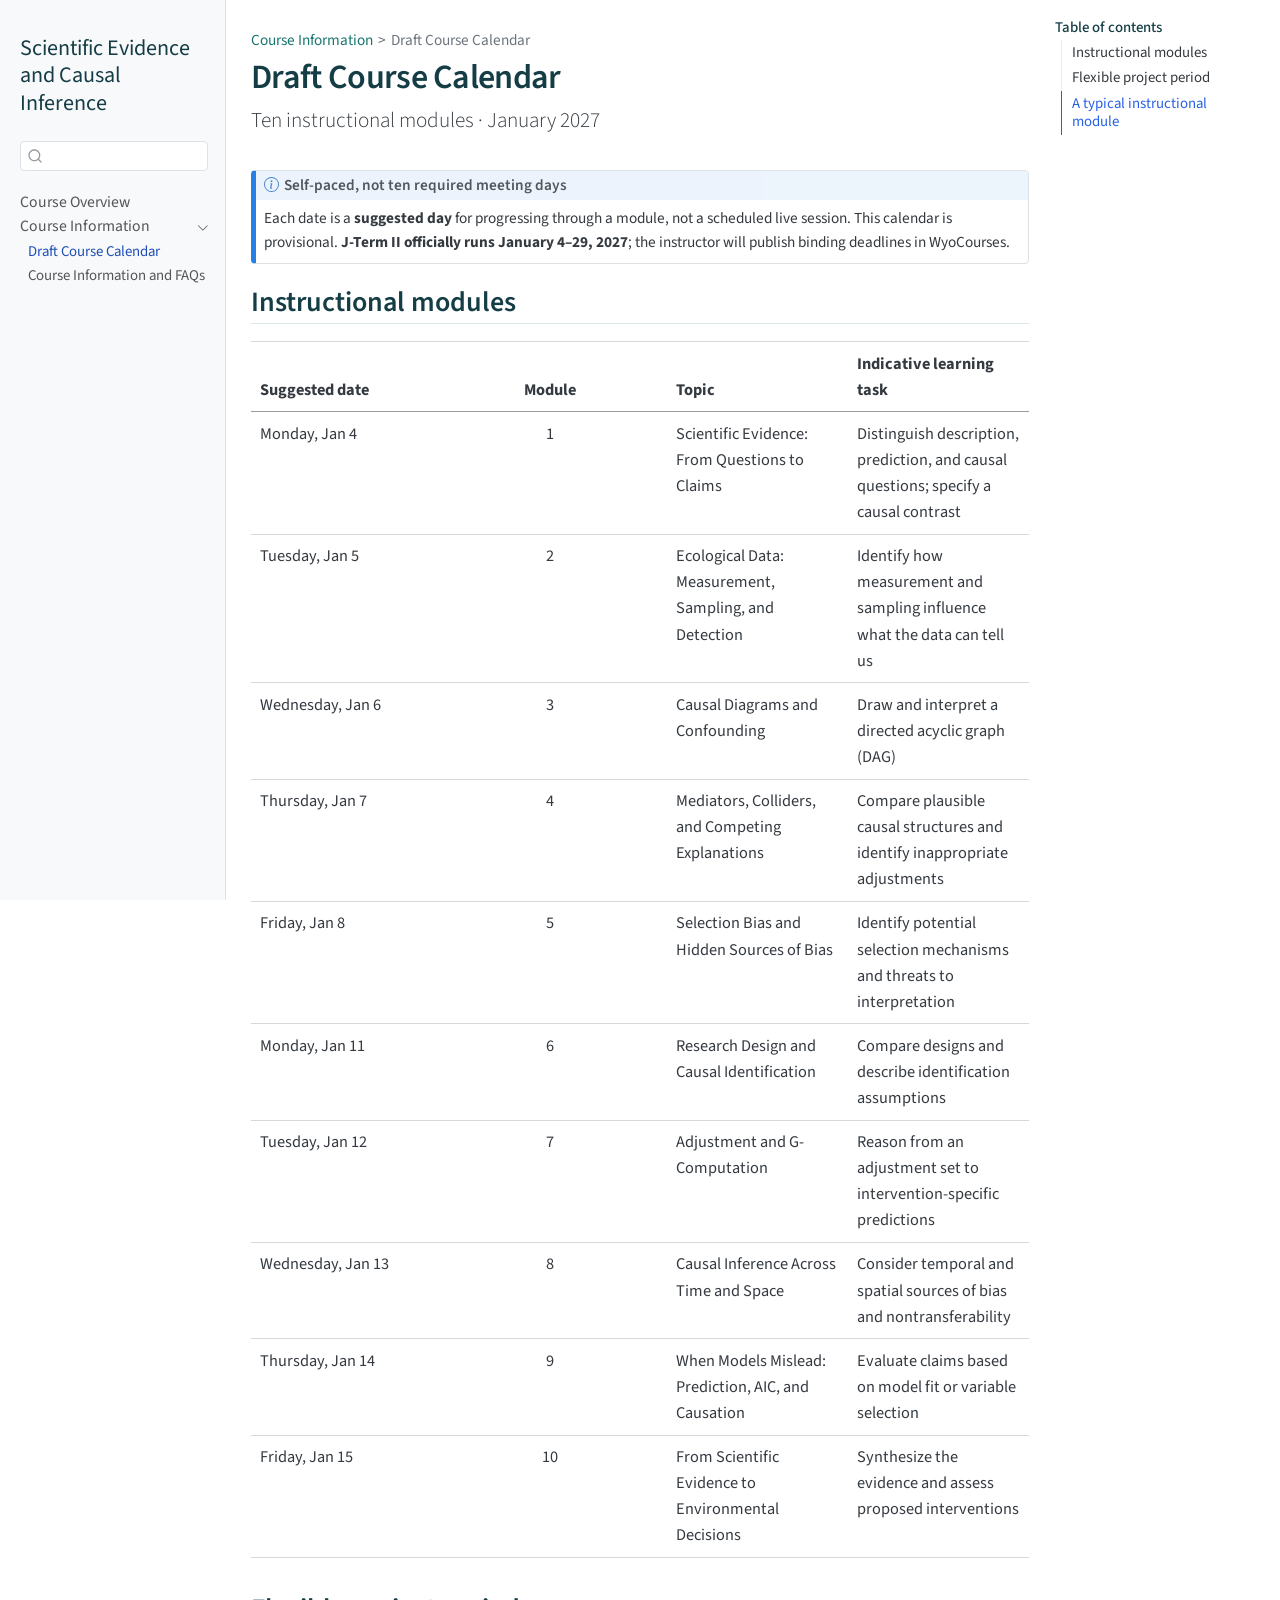
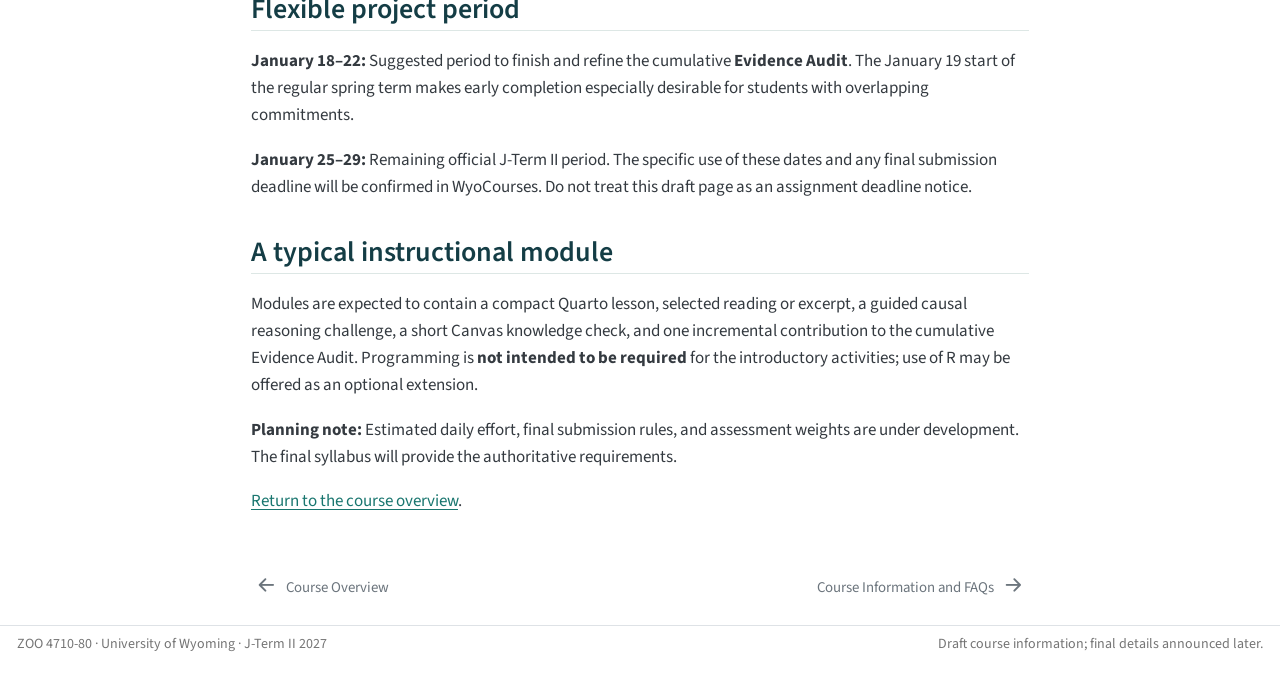
<file: docs/chapters/calendar.html>
<!DOCTYPE html>
<html xmlns="http://www.w3.org/1999/xhtml" lang="en" xml:lang="en"><head>

<meta charset="utf-8">
<meta name="generator" content="quarto-1.9.38">

<meta name="viewport" content="width=device-width, initial-scale=1.0, user-scalable=yes">


<title>Draft Course Calendar – Scientific Evidence and Causal Inference</title>
<style>
/* Default styles provided by pandoc.
** See https://pandoc.org/MANUAL.html#variables-for-html for config info.
*/
code{white-space: pre-wrap;}
span.smallcaps{font-variant: small-caps;}
div.columns{display: flex; gap: min(4vw, 1.5em);}
div.column{flex: auto; overflow-x: auto;}
div.hanging-indent{margin-left: 1.5em; text-indent: -1.5em;}
ul.task-list{list-style: none;}
ul.task-list li input[type="checkbox"] {
  width: 0.8em;
  margin: 0 0.8em 0.2em -1em; /* quarto-specific, see https://github.com/quarto-dev/quarto-cli/issues/4556 */ 
  vertical-align: middle;
}
</style>


<script src="../site_libs/quarto-nav/quarto-nav.js"></script>
<script src="../site_libs/quarto-nav/headroom.min.js"></script>
<script src="../site_libs/clipboard/clipboard.min.js"></script>
<script src="../site_libs/quarto-search/autocomplete.umd.js"></script>
<script src="../site_libs/quarto-search/fuse.min.js"></script>
<script src="../site_libs/quarto-search/quarto-search.js"></script>
<meta name="quarto:offset" content="../">
<link href="../chapters/course-information.html" rel="next">
<link href="../index.html" rel="prev">
<script src="../site_libs/quarto-html/quarto.js" type="module"></script>
<script src="../site_libs/quarto-html/tabsets/tabsets.js" type="module"></script>
<script src="../site_libs/quarto-html/popper.min.js"></script>
<script src="../site_libs/quarto-html/tippy.umd.min.js"></script>
<script src="../site_libs/quarto-html/anchor.min.js"></script>
<link href="../site_libs/quarto-html/tippy.css" rel="stylesheet">
<link href="../site_libs/quarto-html/quarto-syntax-highlighting-15634bcf2e68342d4ad2dfa704d543f6.css" rel="stylesheet" id="quarto-text-highlighting-styles">
<script src="../site_libs/bootstrap/bootstrap.min.js"></script>
<link href="../site_libs/bootstrap/bootstrap-icons.css" rel="stylesheet">
<link href="../site_libs/bootstrap/bootstrap-6f4dde0c9b9e53d219e3db410911c9dc.min.css" rel="stylesheet" append-hash="true" id="quarto-bootstrap" data-mode="light">
<script id="quarto-search-options" type="application/json">{
  "location": "sidebar",
  "copy-button": false,
  "collapse-after": 3,
  "panel-placement": "start",
  "type": "textbox",
  "limit": 50,
  "keyboard-shortcut": [
    "f",
    "/",
    "s"
  ],
  "show-item-context": false,
  "language": {
    "search-no-results-text": "No results",
    "search-matching-documents-text": "matching documents",
    "search-copy-link-title": "Copy link to search",
    "search-hide-matches-text": "Hide additional matches",
    "search-more-match-text": "more match in this document",
    "search-more-matches-text": "more matches in this document",
    "search-clear-button-title": "Clear",
    "search-text-placeholder": "",
    "search-detached-cancel-button-title": "Cancel",
    "search-submit-button-title": "Submit",
    "search-label": "Search"
  }
}</script>
<style>html{ scroll-behavior: smooth; }</style>


<link rel="stylesheet" href="../styles.css">
</head>

<body class="nav-sidebar docked quarto-light">

<div id="quarto-search-results"></div>
  <header id="quarto-header" class="headroom fixed-top">
  <nav class="quarto-secondary-nav">
    <div class="container-fluid d-flex">
      <button type="button" class="quarto-btn-toggle btn" data-bs-toggle="collapse" role="button" data-bs-target=".quarto-sidebar-collapse-item" aria-controls="quarto-sidebar" aria-expanded="false" aria-label="Toggle sidebar navigation" onclick="if (window.quartoToggleHeadroom) { window.quartoToggleHeadroom(); }">
        <i class="bi bi-layout-text-sidebar-reverse"></i>
      </button>
        <nav class="quarto-page-breadcrumbs" aria-label="breadcrumb"><ol class="breadcrumb"><li class="breadcrumb-item"><a href="../chapters/calendar.html">Course Information</a></li><li class="breadcrumb-item"><a href="../chapters/calendar.html"><span class="chapter-title">Draft Course Calendar</span></a></li></ol></nav>
        <a class="flex-grow-1" role="navigation" data-bs-toggle="collapse" data-bs-target=".quarto-sidebar-collapse-item" aria-controls="quarto-sidebar" aria-expanded="false" aria-label="Toggle sidebar navigation" onclick="if (window.quartoToggleHeadroom) { window.quartoToggleHeadroom(); }">      
        </a>
      <button type="button" class="btn quarto-search-button" aria-label="Search" onclick="window.quartoOpenSearch();">
        <i class="bi bi-search"></i>
      </button>
    </div>
  </nav>
</header>
<!-- content -->
<div id="quarto-content" class="quarto-container page-columns page-rows-contents page-layout-article">
<!-- sidebar -->
  <nav id="quarto-sidebar" class="sidebar collapse collapse-horizontal quarto-sidebar-collapse-item sidebar-navigation docked overflow-auto">
    <div class="pt-lg-2 mt-2 text-left sidebar-header">
    <div class="sidebar-title mb-0 py-0">
      <a href="../">Scientific Evidence and Causal Inference</a> 
    </div>
      </div>
        <div class="mt-2 flex-shrink-0 align-items-center">
        <div class="sidebar-search">
        <div id="quarto-search" class="" title="Search"></div>
        </div>
        </div>
    <div class="sidebar-menu-container"> 
    <ul class="list-unstyled mt-1">
        <li class="sidebar-item">
  <div class="sidebar-item-container"> 
  <a href="../index.html" class="sidebar-item-text sidebar-link"><span class="chapter-title">Course Overview</span></a>
  </div>
</li>
        <li class="sidebar-item sidebar-item-section">
      <div class="sidebar-item-container"> 
            <a class="sidebar-item-text sidebar-link text-start" data-bs-toggle="collapse" data-bs-target="#quarto-sidebar-section-1" role="navigation" aria-expanded="true">
 <span class="menu-text">Course Information</span></a>
          <a class="sidebar-item-toggle text-start" data-bs-toggle="collapse" data-bs-target="#quarto-sidebar-section-1" role="navigation" aria-expanded="true" aria-label="Toggle section">
            <i class="bi bi-chevron-right ms-2"></i>
          </a> 
      </div>
      <ul id="quarto-sidebar-section-1" class="collapse list-unstyled sidebar-section depth1 show">  
          <li class="sidebar-item">
  <div class="sidebar-item-container"> 
  <a href="../chapters/calendar.html" class="sidebar-item-text sidebar-link active"><span class="chapter-title">Draft Course Calendar</span></a>
  </div>
</li>
          <li class="sidebar-item">
  <div class="sidebar-item-container"> 
  <a href="../chapters/course-information.html" class="sidebar-item-text sidebar-link"><span class="chapter-title">Course Information and FAQs</span></a>
  </div>
</li>
      </ul>
  </li>
    </ul>
    </div>
</nav>
<div id="quarto-sidebar-glass" class="quarto-sidebar-collapse-item" data-bs-toggle="collapse" data-bs-target=".quarto-sidebar-collapse-item"></div>
<!-- margin-sidebar -->
    <div id="quarto-margin-sidebar" class="sidebar margin-sidebar">
        <nav id="TOC" role="doc-toc" class="toc-active">
    <h2 id="toc-title">Table of contents</h2>
   
  <ul>
  <li><a href="#instructional-modules" id="toc-instructional-modules" class="nav-link active" data-scroll-target="#instructional-modules">Instructional modules</a></li>
  <li><a href="#flexible-project-period" id="toc-flexible-project-period" class="nav-link" data-scroll-target="#flexible-project-period">Flexible project period</a></li>
  <li><a href="#a-typical-instructional-module" id="toc-a-typical-instructional-module" class="nav-link" data-scroll-target="#a-typical-instructional-module">A typical instructional module</a></li>
  </ul>
</nav>
    </div>
<!-- main -->
<main class="content" id="quarto-document-content">

<header id="title-block-header" class="quarto-title-block default"><nav class="quarto-page-breadcrumbs quarto-title-breadcrumbs d-none d-lg-block" aria-label="breadcrumb"><ol class="breadcrumb"><li class="breadcrumb-item"><a href="../chapters/calendar.html">Course Information</a></li><li class="breadcrumb-item"><a href="../chapters/calendar.html"><span class="chapter-title">Draft Course Calendar</span></a></li></ol></nav>
<div class="quarto-title">
<h1 class="title"><span class="chapter-title">Draft Course Calendar</span></h1>
<p class="subtitle lead">Ten instructional modules · January 2027</p>
</div>



<div class="quarto-title-meta">

    
  
    
  </div>
  


</header>


<div class="callout callout-style-default callout-note callout-titled" title="Self-paced, not ten required meeting days">
<div class="callout-header d-flex align-content-center">
<div class="callout-icon-container">
<i class="callout-icon"></i>
</div>
<div class="callout-title-container flex-fill">
<span class="screen-reader-only">Note</span>Self-paced, not ten required meeting days
</div>
</div>
<div class="callout-body-container callout-body">
<p>Each date is a <strong>suggested day</strong> for progressing through a module, not a scheduled live session. This calendar is provisional. <strong>J-Term II officially runs January 4–29, 2027</strong>; the instructor will publish binding deadlines in WyoCourses.</p>
</div>
</div>
<section id="instructional-modules" class="level2">
<h2 class="anchored" data-anchor-id="instructional-modules">Instructional modules</h2>
<table class="caption-top table">
<colgroup>
<col style="width: 23%">
<col style="width: 30%">
<col style="width: 23%">
<col style="width: 23%">
</colgroup>
<thead>
<tr class="header">
<th style="text-align: left;">Suggested date</th>
<th style="text-align: center;">Module</th>
<th style="text-align: left;">Topic</th>
<th style="text-align: left;">Indicative learning task</th>
</tr>
</thead>
<tbody>
<tr class="odd">
<td style="text-align: left;">Monday, Jan 4</td>
<td style="text-align: center;">1</td>
<td style="text-align: left;">Scientific Evidence: From Questions to Claims</td>
<td style="text-align: left;">Distinguish description, prediction, and causal questions; specify a causal contrast</td>
</tr>
<tr class="even">
<td style="text-align: left;">Tuesday, Jan 5</td>
<td style="text-align: center;">2</td>
<td style="text-align: left;">Ecological Data: Measurement, Sampling, and Detection</td>
<td style="text-align: left;">Identify how measurement and sampling influence what the data can tell us</td>
</tr>
<tr class="odd">
<td style="text-align: left;">Wednesday, Jan 6</td>
<td style="text-align: center;">3</td>
<td style="text-align: left;">Causal Diagrams and Confounding</td>
<td style="text-align: left;">Draw and interpret a directed acyclic graph (DAG)</td>
</tr>
<tr class="even">
<td style="text-align: left;">Thursday, Jan 7</td>
<td style="text-align: center;">4</td>
<td style="text-align: left;">Mediators, Colliders, and Competing Explanations</td>
<td style="text-align: left;">Compare plausible causal structures and identify inappropriate adjustments</td>
</tr>
<tr class="odd">
<td style="text-align: left;">Friday, Jan 8</td>
<td style="text-align: center;">5</td>
<td style="text-align: left;">Selection Bias and Hidden Sources of Bias</td>
<td style="text-align: left;">Identify potential selection mechanisms and threats to interpretation</td>
</tr>
<tr class="even">
<td style="text-align: left;">Monday, Jan 11</td>
<td style="text-align: center;">6</td>
<td style="text-align: left;">Research Design and Causal Identification</td>
<td style="text-align: left;">Compare designs and describe identification assumptions</td>
</tr>
<tr class="odd">
<td style="text-align: left;">Tuesday, Jan 12</td>
<td style="text-align: center;">7</td>
<td style="text-align: left;">Adjustment and G-Computation</td>
<td style="text-align: left;">Reason from an adjustment set to intervention-specific predictions</td>
</tr>
<tr class="even">
<td style="text-align: left;">Wednesday, Jan 13</td>
<td style="text-align: center;">8</td>
<td style="text-align: left;">Causal Inference Across Time and Space</td>
<td style="text-align: left;">Consider temporal and spatial sources of bias and nontransferability</td>
</tr>
<tr class="odd">
<td style="text-align: left;">Thursday, Jan 14</td>
<td style="text-align: center;">9</td>
<td style="text-align: left;">When Models Mislead: Prediction, AIC, and Causation</td>
<td style="text-align: left;">Evaluate claims based on model fit or variable selection</td>
</tr>
<tr class="even">
<td style="text-align: left;">Friday, Jan 15</td>
<td style="text-align: center;">10</td>
<td style="text-align: left;">From Scientific Evidence to Environmental Decisions</td>
<td style="text-align: left;">Synthesize the evidence and assess proposed interventions</td>
</tr>
</tbody>
</table>
</section>
<section id="flexible-project-period" class="level2">
<h2 class="anchored" data-anchor-id="flexible-project-period">Flexible project period</h2>
<p><strong>January 18–22:</strong> Suggested period to finish and refine the cumulative <strong>Evidence Audit</strong>. The January 19 start of the regular spring term makes early completion especially desirable for students with overlapping commitments.</p>
<p><strong>January 25–29:</strong> Remaining official J-Term II period. The specific use of these dates and any final submission deadline will be confirmed in WyoCourses. Do not treat this draft page as an assignment deadline notice.</p>
</section>
<section id="a-typical-instructional-module" class="level2">
<h2 class="anchored" data-anchor-id="a-typical-instructional-module">A typical instructional module</h2>
<p>Modules are expected to contain a compact Quarto lesson, selected reading or excerpt, a guided causal reasoning challenge, a short Canvas knowledge check, and one incremental contribution to the cumulative Evidence Audit. Programming is <strong>not intended to be required</strong> for the introductory activities; use of R may be offered as an optional extension.</p>
<p><strong>Planning note:</strong> Estimated daily effort, final submission rules, and assessment weights are under development. The final syllabus will provide the authoritative requirements.</p>
<p><a href="../index.html">Return to the course overview</a>.</p>


</section>

</main> <!-- /main -->
<script id="quarto-html-after-body" type="application/javascript">
  window.document.addEventListener("DOMContentLoaded", function (event) {
    const icon = "";
    const anchorJS = new window.AnchorJS();
    anchorJS.options = {
      placement: 'right',
      icon: icon
    };
    anchorJS.add('.anchored');
    const isCodeAnnotation = (el) => {
      for (const clz of el.classList) {
        if (clz.startsWith('code-annotation-')) {                     
          return true;
        }
      }
      return false;
    }
    const onCopySuccess = function(e) {
      // button target
      const button = e.trigger;
      // don't keep focus
      button.blur();
      // flash "checked"
      button.classList.add('code-copy-button-checked');
      var currentTitle = button.getAttribute("title");
      button.setAttribute("title", "Copied!");
      let tooltip;
      if (window.bootstrap) {
        button.setAttribute("data-bs-toggle", "tooltip");
        button.setAttribute("data-bs-placement", "left");
        button.setAttribute("data-bs-title", "Copied!");
        tooltip = new bootstrap.Tooltip(button, 
          { trigger: "manual", 
            customClass: "code-copy-button-tooltip",
            offset: [0, -8]});
        tooltip.show();    
      }
      setTimeout(function() {
        if (tooltip) {
          tooltip.hide();
          button.removeAttribute("data-bs-title");
          button.removeAttribute("data-bs-toggle");
          button.removeAttribute("data-bs-placement");
        }
        button.setAttribute("title", currentTitle);
        button.classList.remove('code-copy-button-checked');
      }, 1000);
      // clear code selection
      e.clearSelection();
    }
    const getTextToCopy = function(trigger) {
      const outerScaffold = trigger.parentElement.cloneNode(true);
      const codeEl = outerScaffold.querySelector('code');
      for (const childEl of codeEl.children) {
        if (isCodeAnnotation(childEl)) {
          childEl.remove();
        }
      }
      return codeEl.innerText;
    }
    const clipboard = new window.ClipboardJS('.code-copy-button:not([data-in-quarto-modal])', {
      text: getTextToCopy
    });
    clipboard.on('success', onCopySuccess);
    if (window.document.getElementById('quarto-embedded-source-code-modal')) {
      const clipboardModal = new window.ClipboardJS('.code-copy-button[data-in-quarto-modal]', {
        text: getTextToCopy,
        container: window.document.getElementById('quarto-embedded-source-code-modal')
      });
      clipboardModal.on('success', onCopySuccess);
    }
      var localhostRegex = new RegExp(/^(?:http|https):\/\/localhost\:?[0-9]*\//);
      var mailtoRegex = new RegExp(/^mailto:/);
        var filterRegex = new RegExp('/' + window.location.host + '/');
      var isInternal = (href) => {
          return filterRegex.test(href) || localhostRegex.test(href) || mailtoRegex.test(href);
      }
      // Inspect non-navigation links and adorn them if external
     var links = window.document.querySelectorAll('a[href]:not(.nav-link):not(.navbar-brand):not(.toc-action):not(.sidebar-link):not(.sidebar-item-toggle):not(.pagination-link):not(.no-external):not([aria-hidden]):not(.dropdown-item):not(.quarto-navigation-tool):not(.about-link)');
      for (var i=0; i<links.length; i++) {
        const link = links[i];
        if (!isInternal(link.href)) {
          // undo the damage that might have been done by quarto-nav.js in the case of
          // links that we want to consider external
          if (link.dataset.originalHref !== undefined) {
            link.href = link.dataset.originalHref;
          }
            // target, if specified
            link.setAttribute("target", "_blank");
            if (link.getAttribute("rel") === null) {
              link.setAttribute("rel", "noopener");
            }
        }
      }
    function tippyHover(el, contentFn, onTriggerFn, onUntriggerFn) {
      const config = {
        allowHTML: true,
        maxWidth: 500,
        delay: 100,
        arrow: false,
        appendTo: function(el) {
            return el.parentElement;
        },
        interactive: true,
        interactiveBorder: 10,
        theme: 'quarto',
        placement: 'bottom-start',
      };
      if (contentFn) {
        config.content = contentFn;
      }
      if (onTriggerFn) {
        config.onTrigger = onTriggerFn;
      }
      if (onUntriggerFn) {
        config.onUntrigger = onUntriggerFn;
      }
      window.tippy(el, config); 
    }
    const noterefs = window.document.querySelectorAll('a[role="doc-noteref"]');
    for (var i=0; i<noterefs.length; i++) {
      const ref = noterefs[i];
      tippyHover(ref, function() {
        // use id or data attribute instead here
        let href = ref.getAttribute('data-footnote-href') || ref.getAttribute('href');
        try { href = new URL(href).hash; } catch {}
        const id = href.replace(/^#\/?/, "");
        const note = window.document.getElementById(id);
        if (note) {
          return note.innerHTML;
        } else {
          return "";
        }
      });
    }
    const xrefs = window.document.querySelectorAll('a.quarto-xref');
    const processXRef = (id, note) => {
      // Strip column container classes
      const stripColumnClz = (el) => {
        el.classList.remove("page-full", "page-columns");
        if (el.children) {
          for (const child of el.children) {
            stripColumnClz(child);
          }
        }
      }
      stripColumnClz(note)
      if (id === null || id.startsWith('sec-')) {
        // Special case sections, only their first couple elements
        const container = document.createElement("div");
        if (note.children && note.children.length > 2) {
          container.appendChild(note.children[0].cloneNode(true));
          for (let i = 1; i < note.children.length; i++) {
            const child = note.children[i];
            if (child.tagName === "P" && child.innerText === "") {
              continue;
            } else {
              container.appendChild(child.cloneNode(true));
              break;
            }
          }
          if (window.Quarto?.typesetMath) {
            window.Quarto.typesetMath(container);
          }
          return container.innerHTML
        } else {
          if (window.Quarto?.typesetMath) {
            window.Quarto.typesetMath(note);
          }
          return note.innerHTML;
        }
      } else {
        // Remove any anchor links if they are present
        const anchorLink = note.querySelector('a.anchorjs-link');
        if (anchorLink) {
          anchorLink.remove();
        }
        if (window.Quarto?.typesetMath) {
          window.Quarto.typesetMath(note);
        }
        if (note.classList.contains("callout")) {
          return note.outerHTML;
        } else {
          return note.innerHTML;
        }
      }
    }
    for (var i=0; i<xrefs.length; i++) {
      const xref = xrefs[i];
      tippyHover(xref, undefined, function(instance) {
        instance.disable();
        let url = xref.getAttribute('href');
        let hash = undefined; 
        if (url.startsWith('#')) {
          hash = url;
        } else {
          try { hash = new URL(url).hash; } catch {}
        }
        if (hash) {
          const id = hash.replace(/^#\/?/, "");
          const note = window.document.getElementById(id);
          if (note !== null) {
            try {
              const html = processXRef(id, note.cloneNode(true));
              instance.setContent(html);
            } finally {
              instance.enable();
              instance.show();
            }
          } else {
            // See if we can fetch this
            fetch(url.split('#')[0])
            .then(res => res.text())
            .then(html => {
              const parser = new DOMParser();
              const htmlDoc = parser.parseFromString(html, "text/html");
              const note = htmlDoc.getElementById(id);
              if (note !== null) {
                const html = processXRef(id, note);
                instance.setContent(html);
              } 
            }).finally(() => {
              instance.enable();
              instance.show();
            });
          }
        } else {
          // See if we can fetch a full url (with no hash to target)
          // This is a special case and we should probably do some content thinning / targeting
          fetch(url)
          .then(res => res.text())
          .then(html => {
            const parser = new DOMParser();
            const htmlDoc = parser.parseFromString(html, "text/html");
            const note = htmlDoc.querySelector('main.content');
            if (note !== null) {
              // This should only happen for chapter cross references
              // (since there is no id in the URL)
              // remove the first header
              if (note.children.length > 0 && note.children[0].tagName === "HEADER") {
                note.children[0].remove();
              }
              const html = processXRef(null, note);
              instance.setContent(html);
            } 
          }).finally(() => {
            instance.enable();
            instance.show();
          });
        }
      }, function(instance) {
      });
    }
        let selectedAnnoteEl;
        const selectorForAnnotation = ( cell, annotation) => {
          let cellAttr = 'data-code-cell="' + cell + '"';
          let lineAttr = 'data-code-annotation="' +  annotation + '"';
          const selector = 'span[' + cellAttr + '][' + lineAttr + ']';
          return selector;
        }
        const selectCodeLines = (annoteEl) => {
          const doc = window.document;
          const targetCell = annoteEl.getAttribute("data-target-cell");
          const targetAnnotation = annoteEl.getAttribute("data-target-annotation");
          const annoteSpan = window.document.querySelector(selectorForAnnotation(targetCell, targetAnnotation));
          const lines = annoteSpan.getAttribute("data-code-lines").split(",");
          const lineIds = lines.map((line) => {
            return targetCell + "-" + line;
          })
          let top = null;
          let height = null;
          let parent = null;
          if (lineIds.length > 0) {
              //compute the position of the single el (top and bottom and make a div)
              const el = window.document.getElementById(lineIds[0]);
              top = el.offsetTop;
              height = el.offsetHeight;
              parent = el.parentElement.parentElement;
            if (lineIds.length > 1) {
              const lastEl = window.document.getElementById(lineIds[lineIds.length - 1]);
              const bottom = lastEl.offsetTop + lastEl.offsetHeight;
              height = bottom - top;
            }
            if (top !== null && height !== null && parent !== null) {
              // cook up a div (if necessary) and position it 
              let div = window.document.getElementById("code-annotation-line-highlight");
              if (div === null) {
                div = window.document.createElement("div");
                div.setAttribute("id", "code-annotation-line-highlight");
                div.style.position = 'absolute';
                parent.appendChild(div);
              }
              div.style.top = top - 2 + "px";
              div.style.height = height + 4 + "px";
              div.style.left = 0;
              let gutterDiv = window.document.getElementById("code-annotation-line-highlight-gutter");
              if (gutterDiv === null) {
                gutterDiv = window.document.createElement("div");
                gutterDiv.setAttribute("id", "code-annotation-line-highlight-gutter");
                gutterDiv.style.position = 'absolute';
                const codeCell = window.document.getElementById(targetCell);
                const gutter = codeCell.querySelector('.code-annotation-gutter');
                gutter.appendChild(gutterDiv);
              }
              gutterDiv.style.top = top - 2 + "px";
              gutterDiv.style.height = height + 4 + "px";
            }
            selectedAnnoteEl = annoteEl;
          }
        };
        const unselectCodeLines = () => {
          const elementsIds = ["code-annotation-line-highlight", "code-annotation-line-highlight-gutter"];
          elementsIds.forEach((elId) => {
            const div = window.document.getElementById(elId);
            if (div) {
              div.remove();
            }
          });
          selectedAnnoteEl = undefined;
        };
          // Handle positioning of the toggle
      window.addEventListener(
        "resize",
        throttle(() => {
          elRect = undefined;
          if (selectedAnnoteEl) {
            selectCodeLines(selectedAnnoteEl);
          }
        }, 10)
      );
      function throttle(fn, ms) {
      let throttle = false;
      let timer;
        return (...args) => {
          if(!throttle) { // first call gets through
              fn.apply(this, args);
              throttle = true;
          } else { // all the others get throttled
              if(timer) clearTimeout(timer); // cancel #2
              timer = setTimeout(() => {
                fn.apply(this, args);
                timer = throttle = false;
              }, ms);
          }
        };
      }
        // Attach click handler to the DT
        const annoteDls = window.document.querySelectorAll('dt[data-target-cell]');
        for (const annoteDlNode of annoteDls) {
          annoteDlNode.addEventListener('click', (event) => {
            const clickedEl = event.target;
            if (clickedEl !== selectedAnnoteEl) {
              unselectCodeLines();
              const activeEl = window.document.querySelector('dt[data-target-cell].code-annotation-active');
              if (activeEl) {
                activeEl.classList.remove('code-annotation-active');
              }
              selectCodeLines(clickedEl);
              clickedEl.classList.add('code-annotation-active');
            } else {
              // Unselect the line
              unselectCodeLines();
              clickedEl.classList.remove('code-annotation-active');
            }
          });
        }
    const findCites = (el) => {
      const parentEl = el.parentElement;
      if (parentEl) {
        const cites = parentEl.dataset.cites;
        if (cites) {
          return {
            el,
            cites: cites.split(' ')
          };
        } else {
          return findCites(el.parentElement)
        }
      } else {
        return undefined;
      }
    };
    var bibliorefs = window.document.querySelectorAll('a[role="doc-biblioref"]');
    for (var i=0; i<bibliorefs.length; i++) {
      const ref = bibliorefs[i];
      const citeInfo = findCites(ref);
      if (citeInfo) {
        tippyHover(citeInfo.el, function() {
          var popup = window.document.createElement('div');
          citeInfo.cites.forEach(function(cite) {
            var citeDiv = window.document.createElement('div');
            citeDiv.classList.add('hanging-indent');
            citeDiv.classList.add('csl-entry');
            var biblioDiv = window.document.getElementById('ref-' + cite);
            if (biblioDiv) {
              citeDiv.innerHTML = biblioDiv.innerHTML;
            }
            popup.appendChild(citeDiv);
          });
          return popup.innerHTML;
        });
      }
    }
  });
  </script>
<nav class="page-navigation">
  <div class="nav-page nav-page-previous">
      <a href="../index.html" class="pagination-link" aria-label="Course Overview">
        <i class="bi bi-arrow-left-short"></i> <span class="nav-page-text"><span class="chapter-title">Course Overview</span></span>
      </a>          
  </div>
  <div class="nav-page nav-page-next">
      <a href="../chapters/course-information.html" class="pagination-link" aria-label="Course Information and FAQs">
        <span class="nav-page-text"><span class="chapter-title">Course Information and FAQs</span></span> <i class="bi bi-arrow-right-short"></i>
      </a>
  </div>
</nav>
</div> <!-- /content -->
<footer class="footer">
  <div class="nav-footer">
    <div class="nav-footer-left">
<p>ZOO 4710-80 · University of Wyoming · J-Term II 2027</p>
</div>   
    <div class="nav-footer-center">
      &nbsp;
    </div>
    <div class="nav-footer-right">
<p>Draft course information; final details announced later.</p>
</div>
  </div>
</footer>




<script src="../site_libs/quarto-html/zenscroll-min.js"></script>
</body></html>
</file>
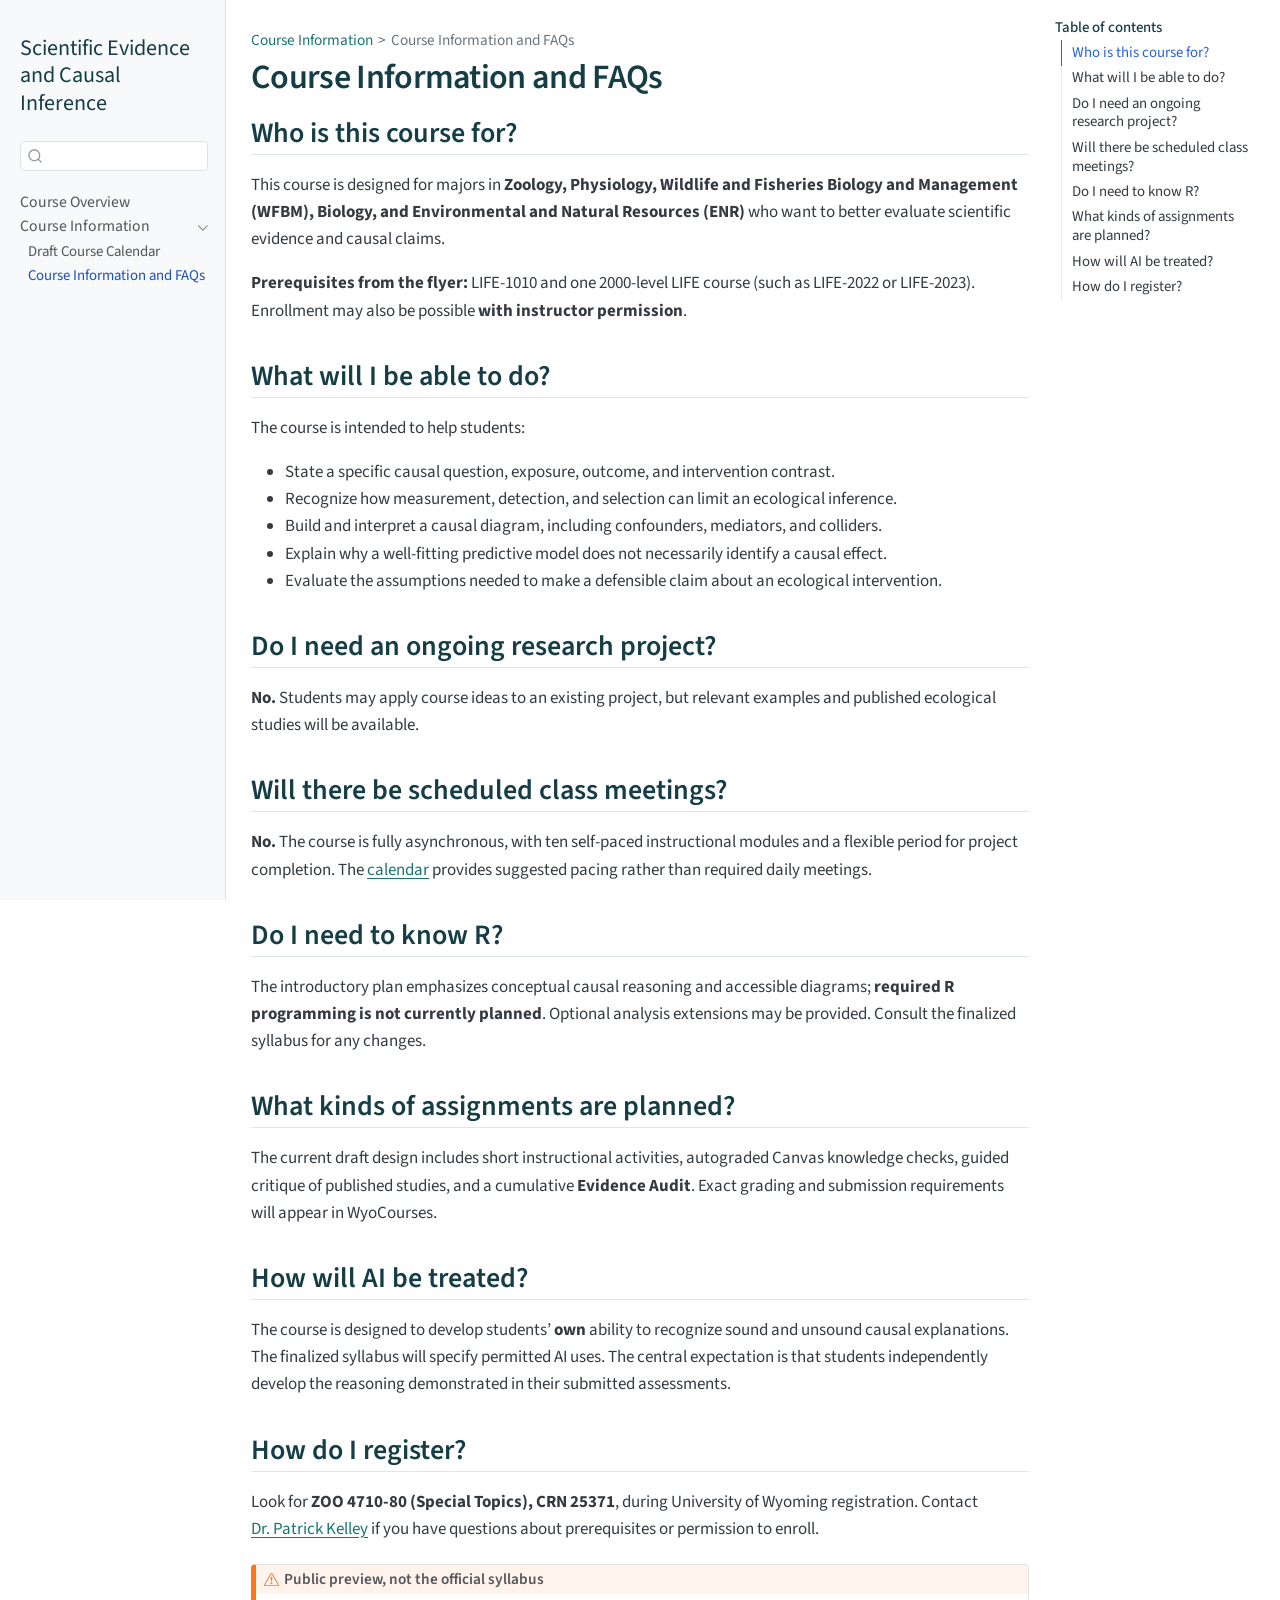
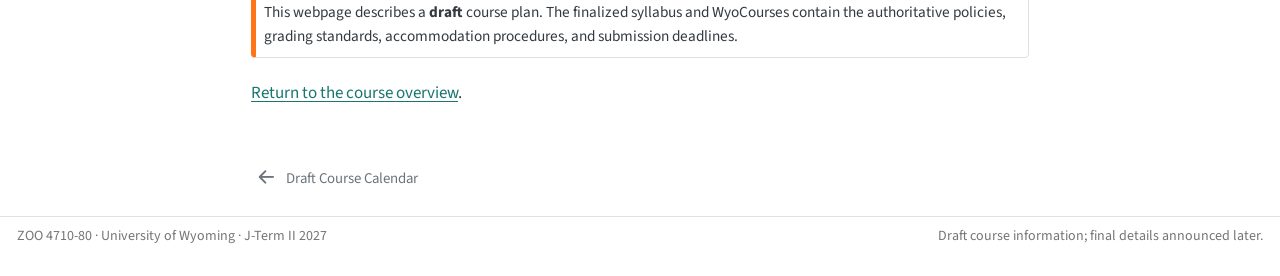
<file: docs/chapters/course-information.html>
<!DOCTYPE html>
<html xmlns="http://www.w3.org/1999/xhtml" lang="en" xml:lang="en"><head>

<meta charset="utf-8">
<meta name="generator" content="quarto-1.9.38">

<meta name="viewport" content="width=device-width, initial-scale=1.0, user-scalable=yes">


<title>Course Information and FAQs – Scientific Evidence and Causal Inference</title>
<style>
/* Default styles provided by pandoc.
** See https://pandoc.org/MANUAL.html#variables-for-html for config info.
*/
code{white-space: pre-wrap;}
span.smallcaps{font-variant: small-caps;}
div.columns{display: flex; gap: min(4vw, 1.5em);}
div.column{flex: auto; overflow-x: auto;}
div.hanging-indent{margin-left: 1.5em; text-indent: -1.5em;}
ul.task-list{list-style: none;}
ul.task-list li input[type="checkbox"] {
  width: 0.8em;
  margin: 0 0.8em 0.2em -1em; /* quarto-specific, see https://github.com/quarto-dev/quarto-cli/issues/4556 */ 
  vertical-align: middle;
}
</style>


<script src="../site_libs/quarto-nav/quarto-nav.js"></script>
<script src="../site_libs/quarto-nav/headroom.min.js"></script>
<script src="../site_libs/clipboard/clipboard.min.js"></script>
<script src="../site_libs/quarto-search/autocomplete.umd.js"></script>
<script src="../site_libs/quarto-search/fuse.min.js"></script>
<script src="../site_libs/quarto-search/quarto-search.js"></script>
<meta name="quarto:offset" content="../">
<link href="../chapters/calendar.html" rel="prev">
<script src="../site_libs/quarto-html/quarto.js" type="module"></script>
<script src="../site_libs/quarto-html/tabsets/tabsets.js" type="module"></script>
<script src="../site_libs/quarto-html/popper.min.js"></script>
<script src="../site_libs/quarto-html/tippy.umd.min.js"></script>
<script src="../site_libs/quarto-html/anchor.min.js"></script>
<link href="../site_libs/quarto-html/tippy.css" rel="stylesheet">
<link href="../site_libs/quarto-html/quarto-syntax-highlighting-15634bcf2e68342d4ad2dfa704d543f6.css" rel="stylesheet" id="quarto-text-highlighting-styles">
<script src="../site_libs/bootstrap/bootstrap.min.js"></script>
<link href="../site_libs/bootstrap/bootstrap-icons.css" rel="stylesheet">
<link href="../site_libs/bootstrap/bootstrap-6f4dde0c9b9e53d219e3db410911c9dc.min.css" rel="stylesheet" append-hash="true" id="quarto-bootstrap" data-mode="light">
<script id="quarto-search-options" type="application/json">{
  "location": "sidebar",
  "copy-button": false,
  "collapse-after": 3,
  "panel-placement": "start",
  "type": "textbox",
  "limit": 50,
  "keyboard-shortcut": [
    "f",
    "/",
    "s"
  ],
  "show-item-context": false,
  "language": {
    "search-no-results-text": "No results",
    "search-matching-documents-text": "matching documents",
    "search-copy-link-title": "Copy link to search",
    "search-hide-matches-text": "Hide additional matches",
    "search-more-match-text": "more match in this document",
    "search-more-matches-text": "more matches in this document",
    "search-clear-button-title": "Clear",
    "search-text-placeholder": "",
    "search-detached-cancel-button-title": "Cancel",
    "search-submit-button-title": "Submit",
    "search-label": "Search"
  }
}</script>
<style>html{ scroll-behavior: smooth; }</style>


<link rel="stylesheet" href="../styles.css">
</head>

<body class="nav-sidebar docked quarto-light">

<div id="quarto-search-results"></div>
  <header id="quarto-header" class="headroom fixed-top">
  <nav class="quarto-secondary-nav">
    <div class="container-fluid d-flex">
      <button type="button" class="quarto-btn-toggle btn" data-bs-toggle="collapse" role="button" data-bs-target=".quarto-sidebar-collapse-item" aria-controls="quarto-sidebar" aria-expanded="false" aria-label="Toggle sidebar navigation" onclick="if (window.quartoToggleHeadroom) { window.quartoToggleHeadroom(); }">
        <i class="bi bi-layout-text-sidebar-reverse"></i>
      </button>
        <nav class="quarto-page-breadcrumbs" aria-label="breadcrumb"><ol class="breadcrumb"><li class="breadcrumb-item"><a href="../chapters/calendar.html">Course Information</a></li><li class="breadcrumb-item"><a href="../chapters/course-information.html"><span class="chapter-title">Course Information and FAQs</span></a></li></ol></nav>
        <a class="flex-grow-1" role="navigation" data-bs-toggle="collapse" data-bs-target=".quarto-sidebar-collapse-item" aria-controls="quarto-sidebar" aria-expanded="false" aria-label="Toggle sidebar navigation" onclick="if (window.quartoToggleHeadroom) { window.quartoToggleHeadroom(); }">      
        </a>
      <button type="button" class="btn quarto-search-button" aria-label="Search" onclick="window.quartoOpenSearch();">
        <i class="bi bi-search"></i>
      </button>
    </div>
  </nav>
</header>
<!-- content -->
<div id="quarto-content" class="quarto-container page-columns page-rows-contents page-layout-article">
<!-- sidebar -->
  <nav id="quarto-sidebar" class="sidebar collapse collapse-horizontal quarto-sidebar-collapse-item sidebar-navigation docked overflow-auto">
    <div class="pt-lg-2 mt-2 text-left sidebar-header">
    <div class="sidebar-title mb-0 py-0">
      <a href="../">Scientific Evidence and Causal Inference</a> 
    </div>
      </div>
        <div class="mt-2 flex-shrink-0 align-items-center">
        <div class="sidebar-search">
        <div id="quarto-search" class="" title="Search"></div>
        </div>
        </div>
    <div class="sidebar-menu-container"> 
    <ul class="list-unstyled mt-1">
        <li class="sidebar-item">
  <div class="sidebar-item-container"> 
  <a href="../index.html" class="sidebar-item-text sidebar-link"><span class="chapter-title">Course Overview</span></a>
  </div>
</li>
        <li class="sidebar-item sidebar-item-section">
      <div class="sidebar-item-container"> 
            <a class="sidebar-item-text sidebar-link text-start" data-bs-toggle="collapse" data-bs-target="#quarto-sidebar-section-1" role="navigation" aria-expanded="true">
 <span class="menu-text">Course Information</span></a>
          <a class="sidebar-item-toggle text-start" data-bs-toggle="collapse" data-bs-target="#quarto-sidebar-section-1" role="navigation" aria-expanded="true" aria-label="Toggle section">
            <i class="bi bi-chevron-right ms-2"></i>
          </a> 
      </div>
      <ul id="quarto-sidebar-section-1" class="collapse list-unstyled sidebar-section depth1 show">  
          <li class="sidebar-item">
  <div class="sidebar-item-container"> 
  <a href="../chapters/calendar.html" class="sidebar-item-text sidebar-link"><span class="chapter-title">Draft Course Calendar</span></a>
  </div>
</li>
          <li class="sidebar-item">
  <div class="sidebar-item-container"> 
  <a href="../chapters/course-information.html" class="sidebar-item-text sidebar-link active"><span class="chapter-title">Course Information and FAQs</span></a>
  </div>
</li>
      </ul>
  </li>
    </ul>
    </div>
</nav>
<div id="quarto-sidebar-glass" class="quarto-sidebar-collapse-item" data-bs-toggle="collapse" data-bs-target=".quarto-sidebar-collapse-item"></div>
<!-- margin-sidebar -->
    <div id="quarto-margin-sidebar" class="sidebar margin-sidebar">
        <nav id="TOC" role="doc-toc" class="toc-active">
    <h2 id="toc-title">Table of contents</h2>
   
  <ul>
  <li><a href="#who-is-this-course-for" id="toc-who-is-this-course-for" class="nav-link active" data-scroll-target="#who-is-this-course-for">Who is this course for?</a></li>
  <li><a href="#what-will-i-be-able-to-do" id="toc-what-will-i-be-able-to-do" class="nav-link" data-scroll-target="#what-will-i-be-able-to-do">What will I be able to do?</a></li>
  <li><a href="#do-i-need-an-ongoing-research-project" id="toc-do-i-need-an-ongoing-research-project" class="nav-link" data-scroll-target="#do-i-need-an-ongoing-research-project">Do I need an ongoing research project?</a></li>
  <li><a href="#will-there-be-scheduled-class-meetings" id="toc-will-there-be-scheduled-class-meetings" class="nav-link" data-scroll-target="#will-there-be-scheduled-class-meetings">Will there be scheduled class meetings?</a></li>
  <li><a href="#do-i-need-to-know-r" id="toc-do-i-need-to-know-r" class="nav-link" data-scroll-target="#do-i-need-to-know-r">Do I need to know R?</a></li>
  <li><a href="#what-kinds-of-assignments-are-planned" id="toc-what-kinds-of-assignments-are-planned" class="nav-link" data-scroll-target="#what-kinds-of-assignments-are-planned">What kinds of assignments are planned?</a></li>
  <li><a href="#how-will-ai-be-treated" id="toc-how-will-ai-be-treated" class="nav-link" data-scroll-target="#how-will-ai-be-treated">How will AI be treated?</a></li>
  <li><a href="#how-do-i-register" id="toc-how-do-i-register" class="nav-link" data-scroll-target="#how-do-i-register">How do I register?</a></li>
  </ul>
</nav>
    </div>
<!-- main -->
<main class="content" id="quarto-document-content">

<header id="title-block-header" class="quarto-title-block default"><nav class="quarto-page-breadcrumbs quarto-title-breadcrumbs d-none d-lg-block" aria-label="breadcrumb"><ol class="breadcrumb"><li class="breadcrumb-item"><a href="../chapters/calendar.html">Course Information</a></li><li class="breadcrumb-item"><a href="../chapters/course-information.html"><span class="chapter-title">Course Information and FAQs</span></a></li></ol></nav>
<div class="quarto-title">
<h1 class="title"><span class="chapter-title">Course Information and FAQs</span></h1>
</div>



<div class="quarto-title-meta">

    
  
    
  </div>
  


</header>


<section id="who-is-this-course-for" class="level2">
<h2 class="anchored" data-anchor-id="who-is-this-course-for">Who is this course for?</h2>
<p>This course is designed for majors in <strong>Zoology, Physiology, Wildlife and Fisheries Biology and Management (WFBM), Biology, and Environmental and Natural Resources (ENR)</strong> who want to better evaluate scientific evidence and causal claims.</p>
<p><strong>Prerequisites from the flyer:</strong> LIFE-1010 and one 2000-level LIFE course (such as LIFE-2022 or LIFE-2023). Enrollment may also be possible <strong>with instructor permission</strong>.</p>
</section>
<section id="what-will-i-be-able-to-do" class="level2">
<h2 class="anchored" data-anchor-id="what-will-i-be-able-to-do">What will I be able to do?</h2>
<p>The course is intended to help students:</p>
<ul>
<li>State a specific causal question, exposure, outcome, and intervention contrast.</li>
<li>Recognize how measurement, detection, and selection can limit an ecological inference.</li>
<li>Build and interpret a causal diagram, including confounders, mediators, and colliders.</li>
<li>Explain why a well-fitting predictive model does not necessarily identify a causal effect.</li>
<li>Evaluate the assumptions needed to make a defensible claim about an ecological intervention.</li>
</ul>
</section>
<section id="do-i-need-an-ongoing-research-project" class="level2">
<h2 class="anchored" data-anchor-id="do-i-need-an-ongoing-research-project">Do I need an ongoing research project?</h2>
<p><strong>No.</strong> Students may apply course ideas to an existing project, but relevant examples and published ecological studies will be available.</p>
</section>
<section id="will-there-be-scheduled-class-meetings" class="level2">
<h2 class="anchored" data-anchor-id="will-there-be-scheduled-class-meetings">Will there be scheduled class meetings?</h2>
<p><strong>No.</strong> The course is fully asynchronous, with ten self-paced instructional modules and a flexible period for project completion. The <a href="../chapters/calendar.html">calendar</a> provides suggested pacing rather than required daily meetings.</p>
</section>
<section id="do-i-need-to-know-r" class="level2">
<h2 class="anchored" data-anchor-id="do-i-need-to-know-r">Do I need to know R?</h2>
<p>The introductory plan emphasizes conceptual causal reasoning and accessible diagrams; <strong>required R programming is not currently planned</strong>. Optional analysis extensions may be provided. Consult the finalized syllabus for any changes.</p>
</section>
<section id="what-kinds-of-assignments-are-planned" class="level2">
<h2 class="anchored" data-anchor-id="what-kinds-of-assignments-are-planned">What kinds of assignments are planned?</h2>
<p>The current draft design includes short instructional activities, autograded Canvas knowledge checks, guided critique of published studies, and a cumulative <strong>Evidence Audit</strong>. Exact grading and submission requirements will appear in WyoCourses.</p>
</section>
<section id="how-will-ai-be-treated" class="level2">
<h2 class="anchored" data-anchor-id="how-will-ai-be-treated">How will AI be treated?</h2>
<p>The course is designed to develop students’ <strong>own</strong> ability to recognize sound and unsound causal explanations. The finalized syllabus will specify permitted AI uses. The central expectation is that students independently develop the reasoning demonstrated in their submitted assessments.</p>
</section>
<section id="how-do-i-register" class="level2">
<h2 class="anchored" data-anchor-id="how-do-i-register">How do I register?</h2>
<p>Look for <strong>ZOO 4710-80 (Special Topics), CRN 25371</strong>, during University of Wyoming registration. Contact <a href="mailto:jkelle24@uwyo.edu">Dr.&nbsp;Patrick Kelley</a> if you have questions about prerequisites or permission to enroll.</p>
<div class="callout callout-style-default callout-warning callout-titled" title="Public preview, not the official syllabus">
<div class="callout-header d-flex align-content-center">
<div class="callout-icon-container">
<i class="callout-icon"></i>
</div>
<div class="callout-title-container flex-fill">
<span class="screen-reader-only">Warning</span>Public preview, not the official syllabus
</div>
</div>
<div class="callout-body-container callout-body">
<p>This webpage describes a <strong>draft</strong> course plan. The finalized syllabus and WyoCourses contain the authoritative policies, grading standards, accommodation procedures, and submission deadlines.</p>
</div>
</div>
<p><a href="../index.html">Return to the course overview</a>.</p>


</section>

</main> <!-- /main -->
<script id="quarto-html-after-body" type="application/javascript">
  window.document.addEventListener("DOMContentLoaded", function (event) {
    const icon = "";
    const anchorJS = new window.AnchorJS();
    anchorJS.options = {
      placement: 'right',
      icon: icon
    };
    anchorJS.add('.anchored');
    const isCodeAnnotation = (el) => {
      for (const clz of el.classList) {
        if (clz.startsWith('code-annotation-')) {                     
          return true;
        }
      }
      return false;
    }
    const onCopySuccess = function(e) {
      // button target
      const button = e.trigger;
      // don't keep focus
      button.blur();
      // flash "checked"
      button.classList.add('code-copy-button-checked');
      var currentTitle = button.getAttribute("title");
      button.setAttribute("title", "Copied!");
      let tooltip;
      if (window.bootstrap) {
        button.setAttribute("data-bs-toggle", "tooltip");
        button.setAttribute("data-bs-placement", "left");
        button.setAttribute("data-bs-title", "Copied!");
        tooltip = new bootstrap.Tooltip(button, 
          { trigger: "manual", 
            customClass: "code-copy-button-tooltip",
            offset: [0, -8]});
        tooltip.show();    
      }
      setTimeout(function() {
        if (tooltip) {
          tooltip.hide();
          button.removeAttribute("data-bs-title");
          button.removeAttribute("data-bs-toggle");
          button.removeAttribute("data-bs-placement");
        }
        button.setAttribute("title", currentTitle);
        button.classList.remove('code-copy-button-checked');
      }, 1000);
      // clear code selection
      e.clearSelection();
    }
    const getTextToCopy = function(trigger) {
      const outerScaffold = trigger.parentElement.cloneNode(true);
      const codeEl = outerScaffold.querySelector('code');
      for (const childEl of codeEl.children) {
        if (isCodeAnnotation(childEl)) {
          childEl.remove();
        }
      }
      return codeEl.innerText;
    }
    const clipboard = new window.ClipboardJS('.code-copy-button:not([data-in-quarto-modal])', {
      text: getTextToCopy
    });
    clipboard.on('success', onCopySuccess);
    if (window.document.getElementById('quarto-embedded-source-code-modal')) {
      const clipboardModal = new window.ClipboardJS('.code-copy-button[data-in-quarto-modal]', {
        text: getTextToCopy,
        container: window.document.getElementById('quarto-embedded-source-code-modal')
      });
      clipboardModal.on('success', onCopySuccess);
    }
      var localhostRegex = new RegExp(/^(?:http|https):\/\/localhost\:?[0-9]*\//);
      var mailtoRegex = new RegExp(/^mailto:/);
        var filterRegex = new RegExp('/' + window.location.host + '/');
      var isInternal = (href) => {
          return filterRegex.test(href) || localhostRegex.test(href) || mailtoRegex.test(href);
      }
      // Inspect non-navigation links and adorn them if external
     var links = window.document.querySelectorAll('a[href]:not(.nav-link):not(.navbar-brand):not(.toc-action):not(.sidebar-link):not(.sidebar-item-toggle):not(.pagination-link):not(.no-external):not([aria-hidden]):not(.dropdown-item):not(.quarto-navigation-tool):not(.about-link)');
      for (var i=0; i<links.length; i++) {
        const link = links[i];
        if (!isInternal(link.href)) {
          // undo the damage that might have been done by quarto-nav.js in the case of
          // links that we want to consider external
          if (link.dataset.originalHref !== undefined) {
            link.href = link.dataset.originalHref;
          }
            // target, if specified
            link.setAttribute("target", "_blank");
            if (link.getAttribute("rel") === null) {
              link.setAttribute("rel", "noopener");
            }
        }
      }
    function tippyHover(el, contentFn, onTriggerFn, onUntriggerFn) {
      const config = {
        allowHTML: true,
        maxWidth: 500,
        delay: 100,
        arrow: false,
        appendTo: function(el) {
            return el.parentElement;
        },
        interactive: true,
        interactiveBorder: 10,
        theme: 'quarto',
        placement: 'bottom-start',
      };
      if (contentFn) {
        config.content = contentFn;
      }
      if (onTriggerFn) {
        config.onTrigger = onTriggerFn;
      }
      if (onUntriggerFn) {
        config.onUntrigger = onUntriggerFn;
      }
      window.tippy(el, config); 
    }
    const noterefs = window.document.querySelectorAll('a[role="doc-noteref"]');
    for (var i=0; i<noterefs.length; i++) {
      const ref = noterefs[i];
      tippyHover(ref, function() {
        // use id or data attribute instead here
        let href = ref.getAttribute('data-footnote-href') || ref.getAttribute('href');
        try { href = new URL(href).hash; } catch {}
        const id = href.replace(/^#\/?/, "");
        const note = window.document.getElementById(id);
        if (note) {
          return note.innerHTML;
        } else {
          return "";
        }
      });
    }
    const xrefs = window.document.querySelectorAll('a.quarto-xref');
    const processXRef = (id, note) => {
      // Strip column container classes
      const stripColumnClz = (el) => {
        el.classList.remove("page-full", "page-columns");
        if (el.children) {
          for (const child of el.children) {
            stripColumnClz(child);
          }
        }
      }
      stripColumnClz(note)
      if (id === null || id.startsWith('sec-')) {
        // Special case sections, only their first couple elements
        const container = document.createElement("div");
        if (note.children && note.children.length > 2) {
          container.appendChild(note.children[0].cloneNode(true));
          for (let i = 1; i < note.children.length; i++) {
            const child = note.children[i];
            if (child.tagName === "P" && child.innerText === "") {
              continue;
            } else {
              container.appendChild(child.cloneNode(true));
              break;
            }
          }
          if (window.Quarto?.typesetMath) {
            window.Quarto.typesetMath(container);
          }
          return container.innerHTML
        } else {
          if (window.Quarto?.typesetMath) {
            window.Quarto.typesetMath(note);
          }
          return note.innerHTML;
        }
      } else {
        // Remove any anchor links if they are present
        const anchorLink = note.querySelector('a.anchorjs-link');
        if (anchorLink) {
          anchorLink.remove();
        }
        if (window.Quarto?.typesetMath) {
          window.Quarto.typesetMath(note);
        }
        if (note.classList.contains("callout")) {
          return note.outerHTML;
        } else {
          return note.innerHTML;
        }
      }
    }
    for (var i=0; i<xrefs.length; i++) {
      const xref = xrefs[i];
      tippyHover(xref, undefined, function(instance) {
        instance.disable();
        let url = xref.getAttribute('href');
        let hash = undefined; 
        if (url.startsWith('#')) {
          hash = url;
        } else {
          try { hash = new URL(url).hash; } catch {}
        }
        if (hash) {
          const id = hash.replace(/^#\/?/, "");
          const note = window.document.getElementById(id);
          if (note !== null) {
            try {
              const html = processXRef(id, note.cloneNode(true));
              instance.setContent(html);
            } finally {
              instance.enable();
              instance.show();
            }
          } else {
            // See if we can fetch this
            fetch(url.split('#')[0])
            .then(res => res.text())
            .then(html => {
              const parser = new DOMParser();
              const htmlDoc = parser.parseFromString(html, "text/html");
              const note = htmlDoc.getElementById(id);
              if (note !== null) {
                const html = processXRef(id, note);
                instance.setContent(html);
              } 
            }).finally(() => {
              instance.enable();
              instance.show();
            });
          }
        } else {
          // See if we can fetch a full url (with no hash to target)
          // This is a special case and we should probably do some content thinning / targeting
          fetch(url)
          .then(res => res.text())
          .then(html => {
            const parser = new DOMParser();
            const htmlDoc = parser.parseFromString(html, "text/html");
            const note = htmlDoc.querySelector('main.content');
            if (note !== null) {
              // This should only happen for chapter cross references
              // (since there is no id in the URL)
              // remove the first header
              if (note.children.length > 0 && note.children[0].tagName === "HEADER") {
                note.children[0].remove();
              }
              const html = processXRef(null, note);
              instance.setContent(html);
            } 
          }).finally(() => {
            instance.enable();
            instance.show();
          });
        }
      }, function(instance) {
      });
    }
        let selectedAnnoteEl;
        const selectorForAnnotation = ( cell, annotation) => {
          let cellAttr = 'data-code-cell="' + cell + '"';
          let lineAttr = 'data-code-annotation="' +  annotation + '"';
          const selector = 'span[' + cellAttr + '][' + lineAttr + ']';
          return selector;
        }
        const selectCodeLines = (annoteEl) => {
          const doc = window.document;
          const targetCell = annoteEl.getAttribute("data-target-cell");
          const targetAnnotation = annoteEl.getAttribute("data-target-annotation");
          const annoteSpan = window.document.querySelector(selectorForAnnotation(targetCell, targetAnnotation));
          const lines = annoteSpan.getAttribute("data-code-lines").split(",");
          const lineIds = lines.map((line) => {
            return targetCell + "-" + line;
          })
          let top = null;
          let height = null;
          let parent = null;
          if (lineIds.length > 0) {
              //compute the position of the single el (top and bottom and make a div)
              const el = window.document.getElementById(lineIds[0]);
              top = el.offsetTop;
              height = el.offsetHeight;
              parent = el.parentElement.parentElement;
            if (lineIds.length > 1) {
              const lastEl = window.document.getElementById(lineIds[lineIds.length - 1]);
              const bottom = lastEl.offsetTop + lastEl.offsetHeight;
              height = bottom - top;
            }
            if (top !== null && height !== null && parent !== null) {
              // cook up a div (if necessary) and position it 
              let div = window.document.getElementById("code-annotation-line-highlight");
              if (div === null) {
                div = window.document.createElement("div");
                div.setAttribute("id", "code-annotation-line-highlight");
                div.style.position = 'absolute';
                parent.appendChild(div);
              }
              div.style.top = top - 2 + "px";
              div.style.height = height + 4 + "px";
              div.style.left = 0;
              let gutterDiv = window.document.getElementById("code-annotation-line-highlight-gutter");
              if (gutterDiv === null) {
                gutterDiv = window.document.createElement("div");
                gutterDiv.setAttribute("id", "code-annotation-line-highlight-gutter");
                gutterDiv.style.position = 'absolute';
                const codeCell = window.document.getElementById(targetCell);
                const gutter = codeCell.querySelector('.code-annotation-gutter');
                gutter.appendChild(gutterDiv);
              }
              gutterDiv.style.top = top - 2 + "px";
              gutterDiv.style.height = height + 4 + "px";
            }
            selectedAnnoteEl = annoteEl;
          }
        };
        const unselectCodeLines = () => {
          const elementsIds = ["code-annotation-line-highlight", "code-annotation-line-highlight-gutter"];
          elementsIds.forEach((elId) => {
            const div = window.document.getElementById(elId);
            if (div) {
              div.remove();
            }
          });
          selectedAnnoteEl = undefined;
        };
          // Handle positioning of the toggle
      window.addEventListener(
        "resize",
        throttle(() => {
          elRect = undefined;
          if (selectedAnnoteEl) {
            selectCodeLines(selectedAnnoteEl);
          }
        }, 10)
      );
      function throttle(fn, ms) {
      let throttle = false;
      let timer;
        return (...args) => {
          if(!throttle) { // first call gets through
              fn.apply(this, args);
              throttle = true;
          } else { // all the others get throttled
              if(timer) clearTimeout(timer); // cancel #2
              timer = setTimeout(() => {
                fn.apply(this, args);
                timer = throttle = false;
              }, ms);
          }
        };
      }
        // Attach click handler to the DT
        const annoteDls = window.document.querySelectorAll('dt[data-target-cell]');
        for (const annoteDlNode of annoteDls) {
          annoteDlNode.addEventListener('click', (event) => {
            const clickedEl = event.target;
            if (clickedEl !== selectedAnnoteEl) {
              unselectCodeLines();
              const activeEl = window.document.querySelector('dt[data-target-cell].code-annotation-active');
              if (activeEl) {
                activeEl.classList.remove('code-annotation-active');
              }
              selectCodeLines(clickedEl);
              clickedEl.classList.add('code-annotation-active');
            } else {
              // Unselect the line
              unselectCodeLines();
              clickedEl.classList.remove('code-annotation-active');
            }
          });
        }
    const findCites = (el) => {
      const parentEl = el.parentElement;
      if (parentEl) {
        const cites = parentEl.dataset.cites;
        if (cites) {
          return {
            el,
            cites: cites.split(' ')
          };
        } else {
          return findCites(el.parentElement)
        }
      } else {
        return undefined;
      }
    };
    var bibliorefs = window.document.querySelectorAll('a[role="doc-biblioref"]');
    for (var i=0; i<bibliorefs.length; i++) {
      const ref = bibliorefs[i];
      const citeInfo = findCites(ref);
      if (citeInfo) {
        tippyHover(citeInfo.el, function() {
          var popup = window.document.createElement('div');
          citeInfo.cites.forEach(function(cite) {
            var citeDiv = window.document.createElement('div');
            citeDiv.classList.add('hanging-indent');
            citeDiv.classList.add('csl-entry');
            var biblioDiv = window.document.getElementById('ref-' + cite);
            if (biblioDiv) {
              citeDiv.innerHTML = biblioDiv.innerHTML;
            }
            popup.appendChild(citeDiv);
          });
          return popup.innerHTML;
        });
      }
    }
  });
  </script>
<nav class="page-navigation">
  <div class="nav-page nav-page-previous">
      <a href="../chapters/calendar.html" class="pagination-link" aria-label="Draft Course Calendar">
        <i class="bi bi-arrow-left-short"></i> <span class="nav-page-text"><span class="chapter-title">Draft Course Calendar</span></span>
      </a>          
  </div>
  <div class="nav-page nav-page-next">
  </div>
</nav>
</div> <!-- /content -->
<footer class="footer">
  <div class="nav-footer">
    <div class="nav-footer-left">
<p>ZOO 4710-80 · University of Wyoming · J-Term II 2027</p>
</div>   
    <div class="nav-footer-center">
      &nbsp;
    </div>
    <div class="nav-footer-right">
<p>Draft course information; final details announced later.</p>
</div>
  </div>
</footer>




<script src="../site_libs/quarto-html/zenscroll-min.js"></script>
</body></html>
</file>
<file: docs/site_libs/quarto-html/tippy.css>
.tippy-box[data-animation=fade][data-state=hidden]{opacity:0}[data-tippy-root]{max-width:calc(100vw - 10px)}.tippy-box{position:relative;background-color:#333;color:#fff;border-radius:4px;font-size:14px;line-height:1.4;white-space:normal;outline:0;transition-property:transform,visibility,opacity}.tippy-box[data-placement^=top]>.tippy-arrow{bottom:0}.tippy-box[data-placement^=top]>.tippy-arrow:before{bottom:-7px;left:0;border-width:8px 8px 0;border-top-color:initial;transform-origin:center top}.tippy-box[data-placement^=bottom]>.tippy-arrow{top:0}.tippy-box[data-placement^=bottom]>.tippy-arrow:before{top:-7px;left:0;border-width:0 8px 8px;border-bottom-color:initial;transform-origin:center bottom}.tippy-box[data-placement^=left]>.tippy-arrow{right:0}.tippy-box[data-placement^=left]>.tippy-arrow:before{border-width:8px 0 8px 8px;border-left-color:initial;right:-7px;transform-origin:center left}.tippy-box[data-placement^=right]>.tippy-arrow{left:0}.tippy-box[data-placement^=right]>.tippy-arrow:before{left:-7px;border-width:8px 8px 8px 0;border-right-color:initial;transform-origin:center right}.tippy-box[data-inertia][data-state=visible]{transition-timing-function:cubic-bezier(.54,1.5,.38,1.11)}.tippy-arrow{width:16px;height:16px;color:#333}.tippy-arrow:before{content:"";position:absolute;border-color:transparent;border-style:solid}.tippy-content{position:relative;padding:5px 9px;z-index:1}
</file>
<file: docs/site_libs/quarto-html/quarto-syntax-highlighting-15634bcf2e68342d4ad2dfa704d543f6.css>
/* quarto syntax highlight colors */
:root {
  --quarto-hl-ot-color: #003B4F;
  --quarto-hl-at-color: #657422;
  --quarto-hl-ss-color: #20794D;
  --quarto-hl-an-color: #5E5E5E;
  --quarto-hl-fu-color: #4758AB;
  --quarto-hl-st-color: #20794D;
  --quarto-hl-cf-color: #003B4F;
  --quarto-hl-op-color: #5E5E5E;
  --quarto-hl-er-color: #AD0000;
  --quarto-hl-bn-color: #AD0000;
  --quarto-hl-al-color: #AD0000;
  --quarto-hl-va-color: #111111;
  --quarto-hl-bu-color: inherit;
  --quarto-hl-ex-color: inherit;
  --quarto-hl-pp-color: #AD0000;
  --quarto-hl-in-color: #5E5E5E;
  --quarto-hl-vs-color: #20794D;
  --quarto-hl-wa-color: #5E5E5E;
  --quarto-hl-do-color: #5E5E5E;
  --quarto-hl-im-color: #00769E;
  --quarto-hl-ch-color: #20794D;
  --quarto-hl-dt-color: #AD0000;
  --quarto-hl-fl-color: #AD0000;
  --quarto-hl-co-color: #5E5E5E;
  --quarto-hl-cv-color: #5E5E5E;
  --quarto-hl-cn-color: #8f5902;
  --quarto-hl-sc-color: #5E5E5E;
  --quarto-hl-dv-color: #AD0000;
  --quarto-hl-kw-color: #003B4F;
}

/* other quarto variables */
:root {
  --quarto-font-monospace: SFMono-Regular, Menlo, Monaco, Consolas, "Liberation Mono", "Courier New", monospace;
}

/* syntax highlight based on Pandoc's rules */
pre > code.sourceCode > span {
  color: #003B4F;
}

code.sourceCode > span {
  color: #003B4F;
}

div.sourceCode,
div.sourceCode pre.sourceCode {
  color: #003B4F;
}

/* Normal */
code span {
  color: #003B4F;
}

/* Alert */
code span.al {
  color: #AD0000;
  font-style: inherit;
}

/* Annotation */
code span.an {
  color: #5E5E5E;
  font-style: inherit;
}

/* Attribute */
code span.at {
  color: #657422;
  font-style: inherit;
}

/* BaseN */
code span.bn {
  color: #AD0000;
  font-style: inherit;
}

/* BuiltIn */
code span.bu {
  font-style: inherit;
}

/* ControlFlow */
code span.cf {
  color: #003B4F;
  font-weight: bold;
  font-style: inherit;
}

/* Char */
code span.ch {
  color: #20794D;
  font-style: inherit;
}

/* Constant */
code span.cn {
  color: #8f5902;
  font-style: inherit;
}

/* Comment */
code span.co {
  color: #5E5E5E;
  font-style: inherit;
}

/* CommentVar */
code span.cv {
  color: #5E5E5E;
  font-style: italic;
}

/* Documentation */
code span.do {
  color: #5E5E5E;
  font-style: italic;
}

/* DataType */
code span.dt {
  color: #AD0000;
  font-style: inherit;
}

/* DecVal */
code span.dv {
  color: #AD0000;
  font-style: inherit;
}

/* Error */
code span.er {
  color: #AD0000;
  font-style: inherit;
}

/* Extension */
code span.ex {
  font-style: inherit;
}

/* Float */
code span.fl {
  color: #AD0000;
  font-style: inherit;
}

/* Function */
code span.fu {
  color: #4758AB;
  font-style: inherit;
}

/* Import */
code span.im {
  color: #00769E;
  font-style: inherit;
}

/* Information */
code span.in {
  color: #5E5E5E;
  font-style: inherit;
}

/* Keyword */
code span.kw {
  color: #003B4F;
  font-weight: bold;
  font-style: inherit;
}

/* Operator */
code span.op {
  color: #5E5E5E;
  font-style: inherit;
}

/* Other */
code span.ot {
  color: #003B4F;
  font-style: inherit;
}

/* Preprocessor */
code span.pp {
  color: #AD0000;
  font-style: inherit;
}

/* SpecialChar */
code span.sc {
  color: #5E5E5E;
  font-style: inherit;
}

/* SpecialString */
code span.ss {
  color: #20794D;
  font-style: inherit;
}

/* String */
code span.st {
  color: #20794D;
  font-style: inherit;
}

/* Variable */
code span.va {
  color: #111111;
  font-style: inherit;
}

/* VerbatimString */
code span.vs {
  color: #20794D;
  font-style: inherit;
}

/* Warning */
code span.wa {
  color: #5E5E5E;
  font-style: italic;
}

.prevent-inlining {
  content: "</";
}

/*# sourceMappingURL=f23921c56f73e400b49028c9186a1aa0.css.map */
</file>
<file: docs/styles.css>
/* Compact theme refinements inspired by the ZOO5500 Quarto book. */
:root { --course-ink: #143d45; --course-accent: #19766f; --course-mist: #e9f3ef; }
#quarto-content { line-height: 1.6; }
.sidebar-title, .book-title { color: var(--course-ink); }
.sidebar nav[role=doc-toc] a, .sidebar nav[role=doc-toc] a:visited { text-decoration: none; }
a { color: var(--course-accent); }
a:hover { color: #12534f; }
.quarto-title h1.title { color: var(--course-ink); letter-spacing: -0.02em; }
.course-hero { display: block; width: 100%; height: auto; border-radius: 12px; margin: 0.2rem 0 1.6rem; box-shadow: 0 2px 10px rgba(18, 61, 64, .08); }
.lead-intro { background: var(--course-mist); border-left: 4px solid var(--course-accent); border-radius: 4px; padding: .85rem 1.1rem; margin: 0 0 1.2rem; font-size: 1.14rem; line-height: 1.5; }
h2, h3 { color: var(--course-ink); }
h2 { margin-top: 2rem; padding-bottom: .2rem; border-bottom: 1px solid #dde7e5; }
table { font-size: .96rem; }
.btn-outline-primary { border-color: var(--course-accent); color: var(--course-accent); }
.btn-outline-primary:hover { background: var(--course-accent); border-color: var(--course-accent); color: white; }
@media (max-width: 680px) { .lead-intro { font-size: 1.03rem; padding: .7rem .85rem; } table { font-size: .9rem; } .course-hero { border-radius: 7px; } }
</file>
